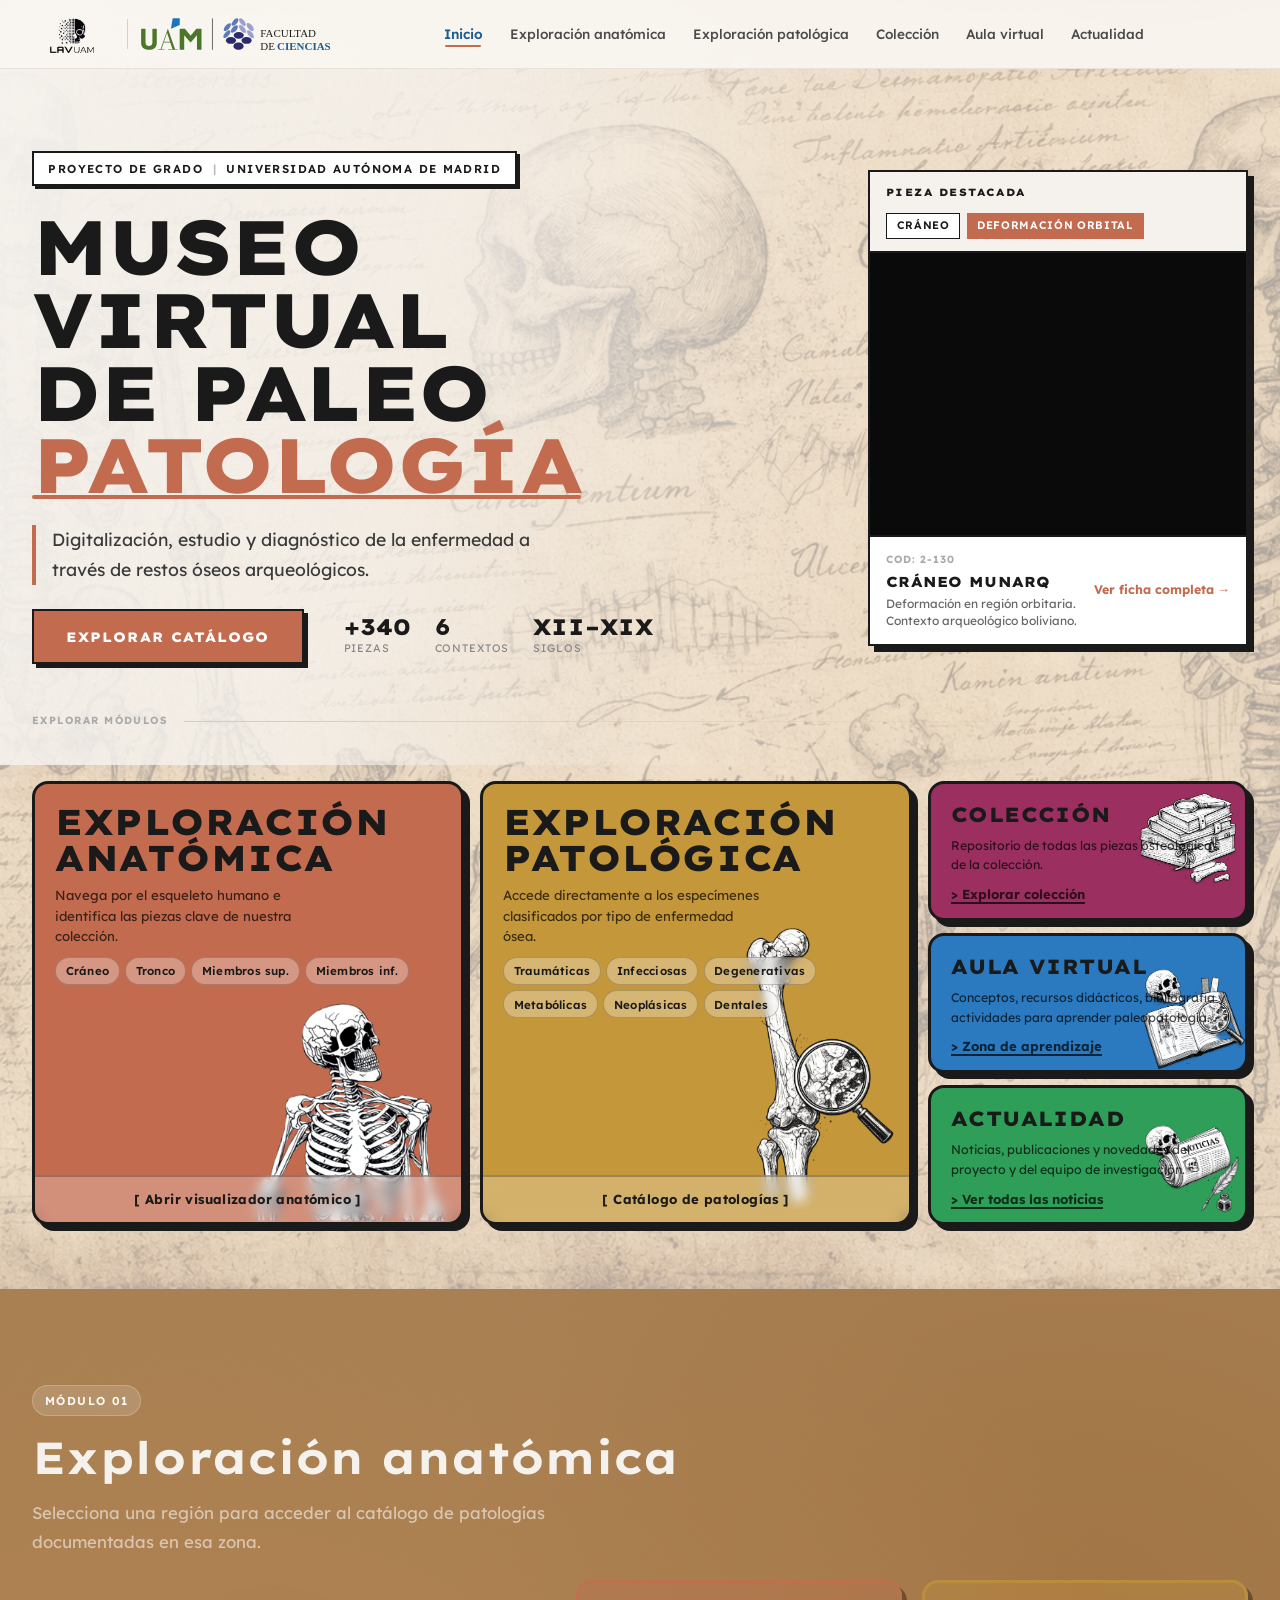
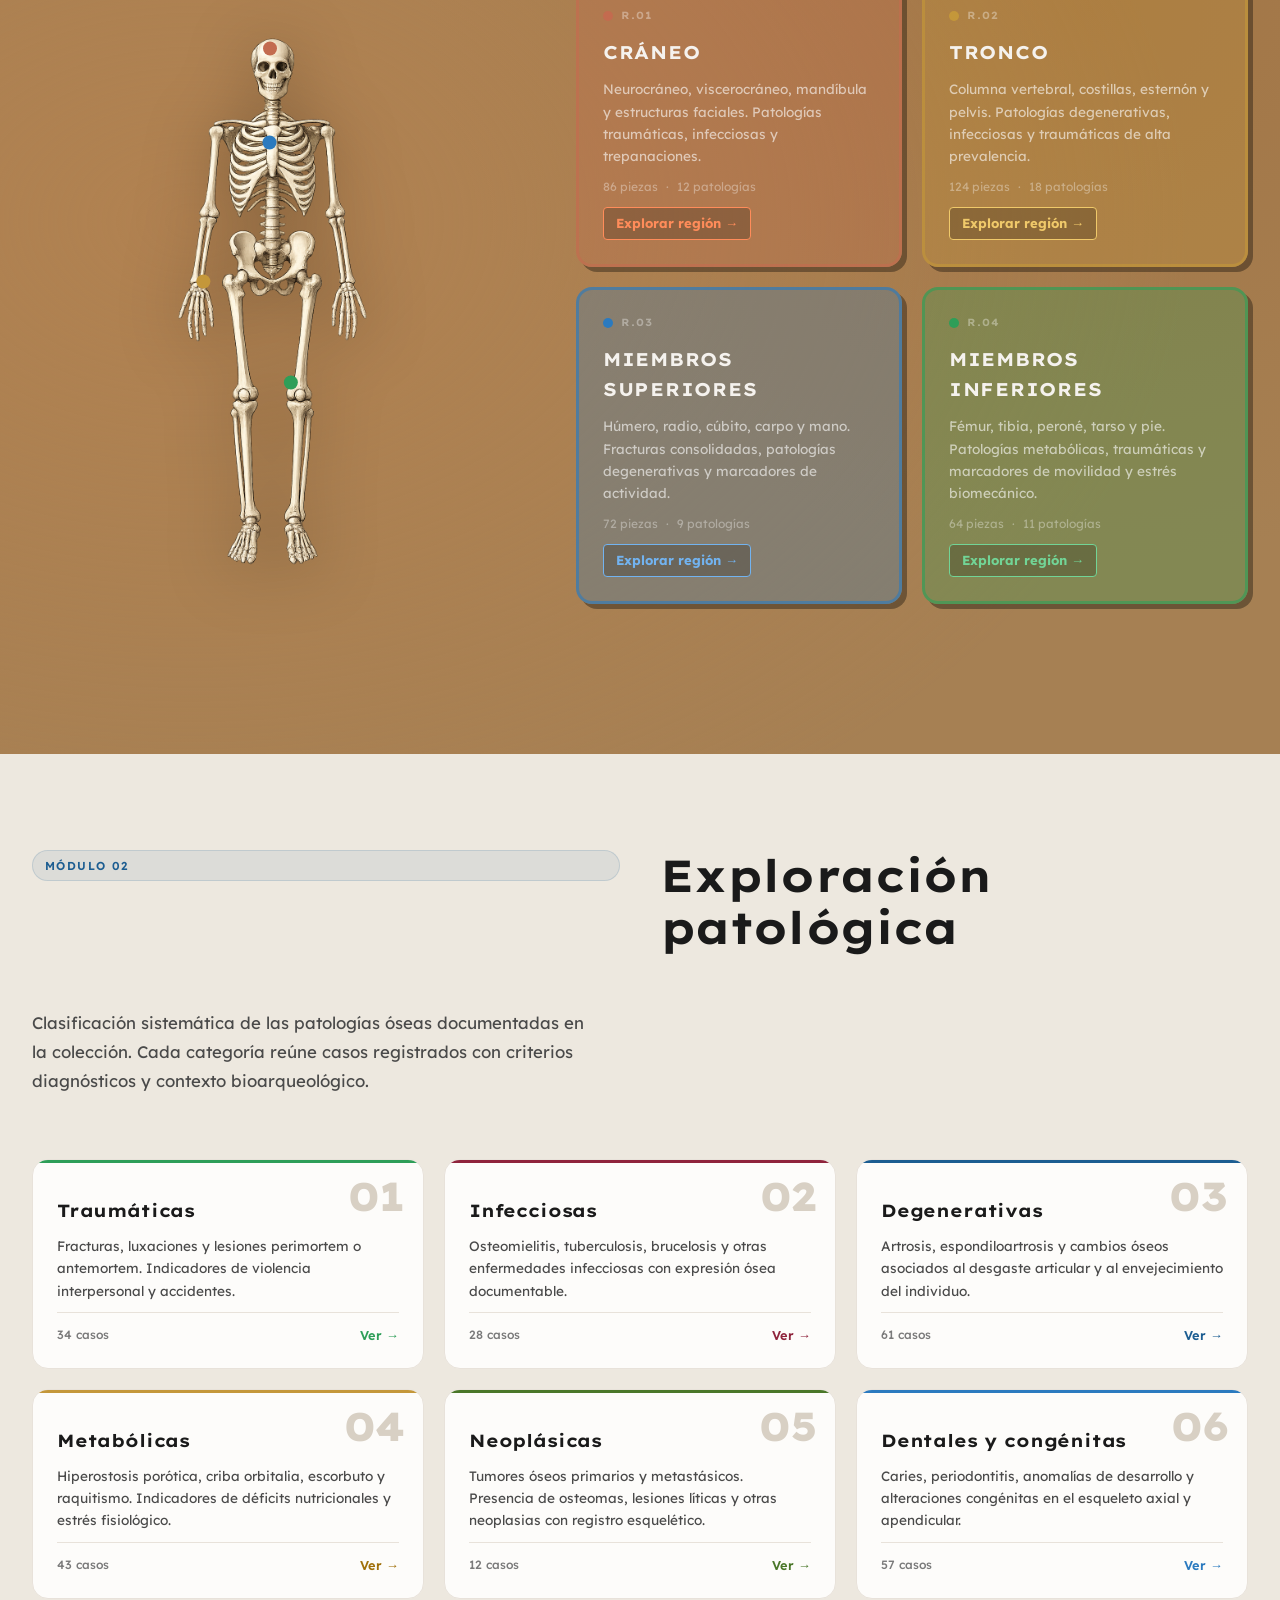
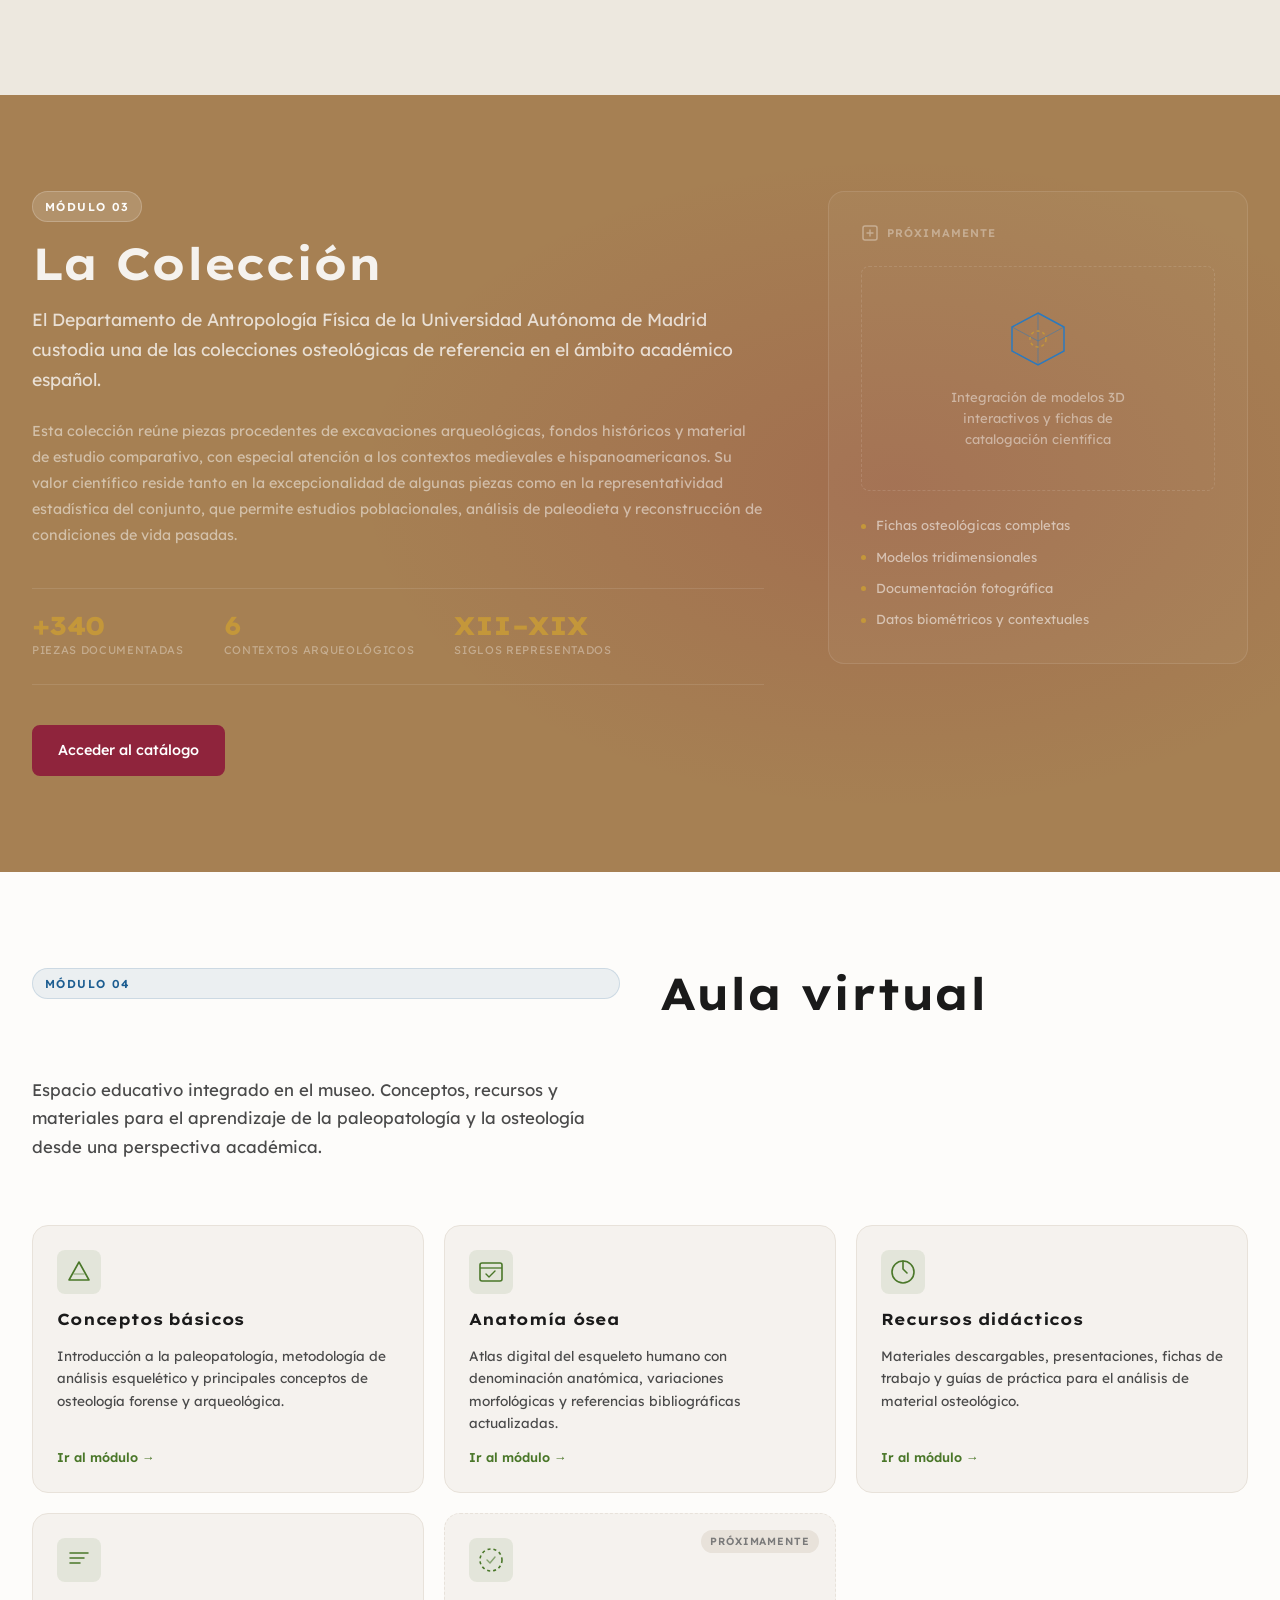
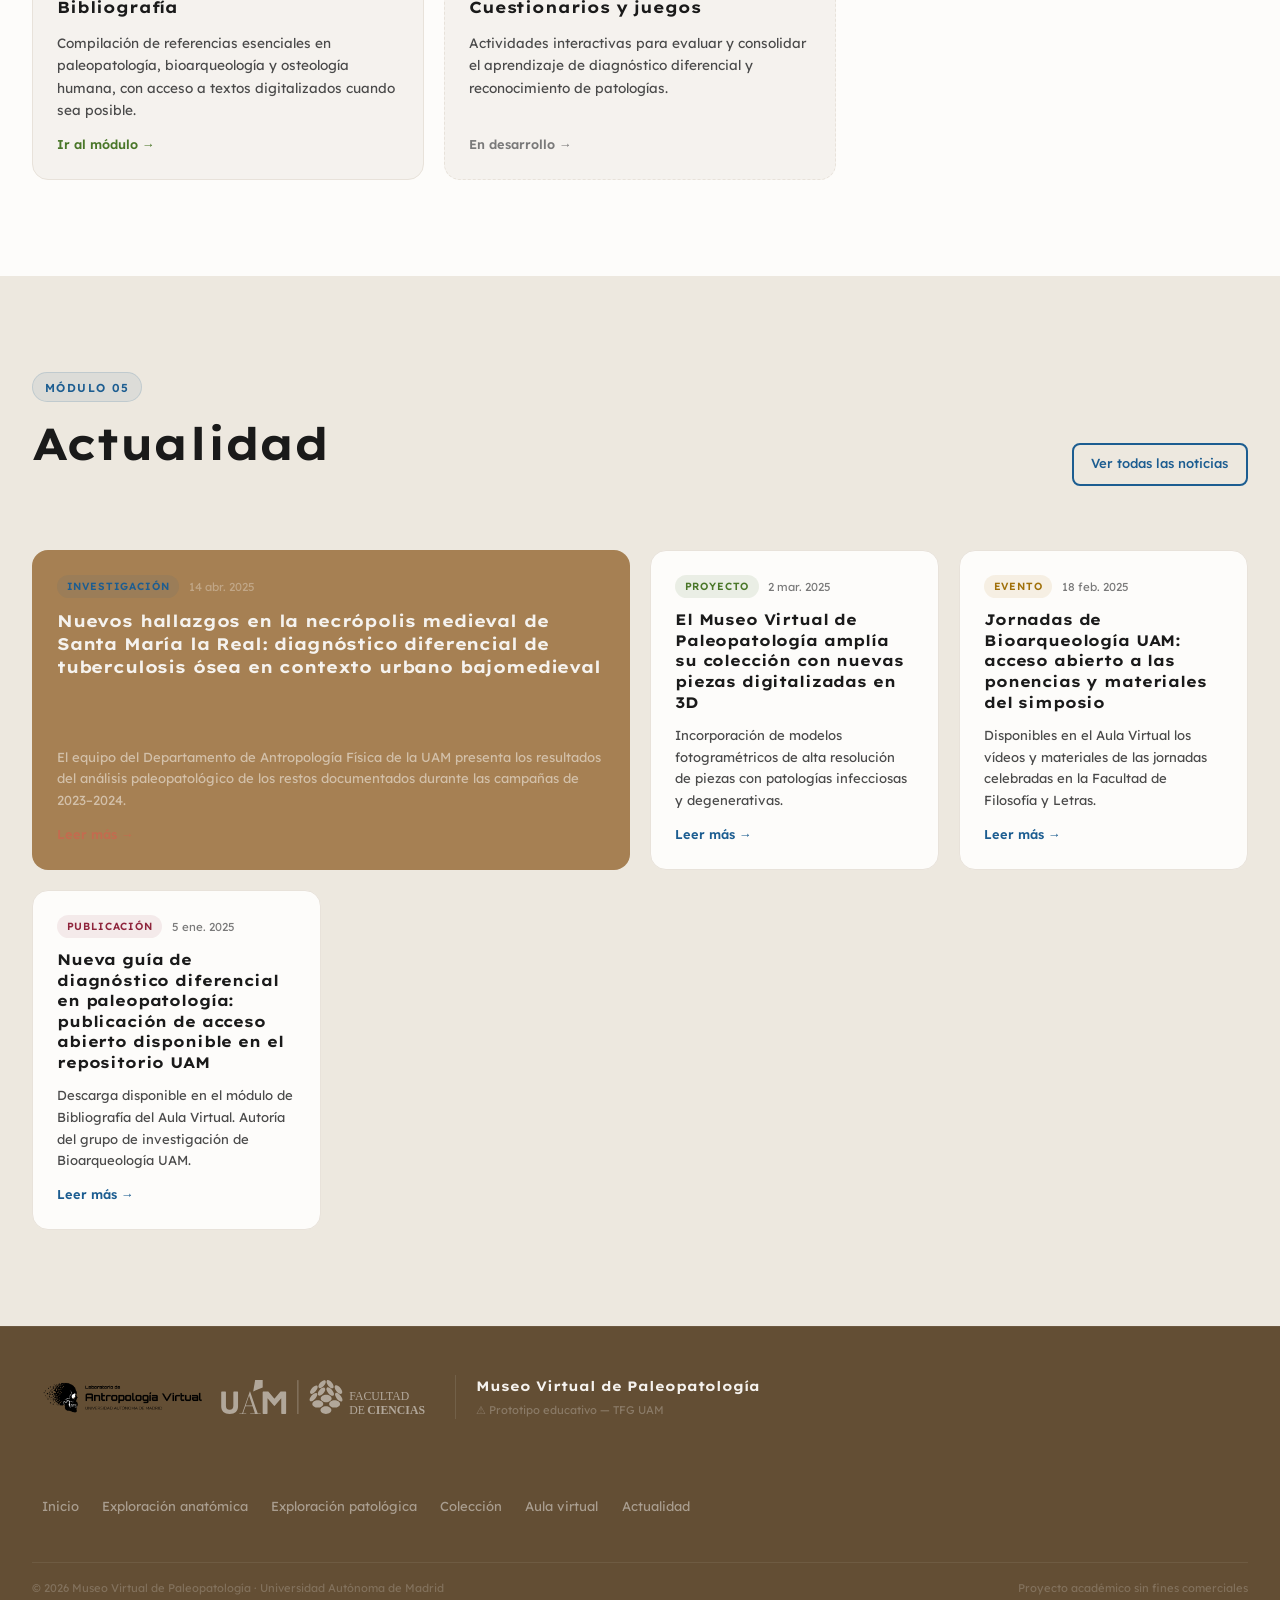
<file: index.html>
<!DOCTYPE html>
<html lang="es">
<head>
  <meta charset="UTF-8" />
  <meta name="viewport" content="width=device-width, initial-scale=1.0" />
  <title>Museo Virtual de Paleopatología — UAM</title>
  <link rel="icon" type="image/png" href="assets/img/favicon_uamciencias.png" />
  <link rel="preconnect" href="https://fonts.googleapis.com" />
  <link rel="preconnect" href="https://fonts.gstatic.com" crossorigin />
  <link href="https://fonts.googleapis.com/css2?family=Lexend:wght@300;400;500;600&family=Lexend+Exa:wght@400;500;600;700;800&display=swap" rel="stylesheet" />
  <link rel="stylesheet" href="styles.css" />
</head>
<body>

  <!-- Barra de progreso de lectura -->
  <div class="reading-progress" id="reading-progress"></div>

  <!-- ============================================================
       HEADER
  ============================================================ -->
  <header class="site-header" id="site-header">
    <div class="header-inner">

      <div class="header-brand">
        <div class="lav-logo-wrap">
          <img src="assets/img/logo_lav_uam.png" alt="Laboratorio de Antropología Visual UAM" class="lav-logo-img" />
        </div>
        <div class="brand-divider"></div>
        <div class="uam-logo-wrap">
          <img src="assets/img/logo_uam.svg" alt="Universidad Autónoma de Madrid — Facultad de Ciencias" class="uam-logo-img" />
        </div>
      </div>

      <nav class="main-nav" id="main-nav">
        <ul class="nav-list">
          <li><a href="#inicio" class="nav-link active">Inicio</a></li>
          <li><a href="#anatomica" class="nav-link">Exploración anatómica</a></li>
          <li><a href="#patologica" class="nav-link">Exploración patológica</a></li>
          <li><a href="#coleccion" class="nav-link">Colección</a></li>
          <li><a href="#aula" class="nav-link">Aula virtual</a></li>
          <li><a href="#actualidad" class="nav-link">Actualidad</a></li>
        </ul>
      </nav>

      <button class="nav-toggle" id="nav-toggle" aria-label="Abrir menú">
        <span></span><span></span><span></span>
      </button>

    </div>
  </header>

  <main>

    <!-- ============================================================
         HERO PRINCIPAL
    ============================================================ -->
    <div class="hero-wrapper">
      <section class="hero-principal" id="hero">
        <div class="hero-overlay"></div>
        <div class="hero-bg">
          <img src="assets/img/fondo_hero.png" alt="" class="hero-bg-img" aria-hidden="true" />
        </div>

        <div class="hero-inner">

          <div class="hero-left">
            <div class="hero-tag">
              <span>Proyecto de Grado</span>
              <span class="hero-tag-divider">|</span>
              <span>Universidad Autónoma de Madrid</span>
            </div>
            <h1 class="hero-h1">MUSEO VIRTUAL<br>DE PALEO<span class="hero-h1-accent">PATOLOGÍA</span></h1>
            <p class="hero-sub">Digitalización, estudio y diagnóstico de la enfermedad a través de restos óseos arqueológicos.</p>
            <div class="hero-actions">
              <a href="#inicio" class="hero-btn">EXPLORAR CATÁLOGO</a>
              <div class="hero-stats">
                <div class="hero-stat">
                  <span class="hero-stat-num">+340</span>
                  <span class="hero-stat-label">Piezas</span>
                </div>
                <div class="hero-stat">
                  <span class="hero-stat-num">6</span>
                  <span class="hero-stat-label">Contextos</span>
                </div>
                <div class="hero-stat">
                  <span class="hero-stat-num">XII–XIX</span>
                  <span class="hero-stat-label">Siglos</span>
                </div>
              </div>
            </div>
          </div>

          <div class="hero-right">
            <div class="hero-pieza">
              <div class="hero-pieza-header">
                <span class="hero-pieza-label">PIEZA DESTACADA</span>
                <div class="hero-pieza-tags">
                  <span class="hero-pieza-tag">Cráneo</span>
                  <span class="hero-pieza-tag hero-pieza-tag--pato">Deformación orbital</span>
                </div>
              </div>
              <div class="hero-pieza-visor">
                <iframe
                  title="CRÁNEO MUNARQ COD: 2-130"
                  frameborder="0"
                  allowfullscreen
                  mozallowfullscreen="true"
                  webkitallowfullscreen="true"
                  allow="autoplay; fullscreen; xr-spatial-tracking"
                  xr-spatial-tracking
                  execution-while-out-of-viewport
                  execution-while-not-rendered
                  web-share
                  src="https://sketchfab.com/models/c703db8b02674039a9353a5e76982705/embed?autospin=1&autostart=1&transparent=1">
                </iframe>
              </div>
              <div class="hero-pieza-footer">
                <div class="hero-pieza-info">
                  <span class="hero-pieza-cod">COD: 2-130</span>
                  <span class="hero-pieza-nombre">Cráneo MUNARQ</span>
                  <span class="hero-pieza-desc">Deformación en región orbitaria. Contexto arqueológico boliviano.</span>
                </div>
                <a href="#coleccion" class="hero-pieza-link">Ver ficha completa →</a>
              </div>
            </div>
          </div>

        </div>

        <div class="hero-scroll-hint">
          <span>EXPLORAR MÓDULOS</span>
          <div class="hero-scroll-line"></div>
        </div>
      </section>

      <!-- ============================================================
          MÓDULOS DE INICIO
      ============================================================ -->
      <section class="hero-modulos" id="inicio">
        <div class="hero-modulos-inner">

          <!-- Columna 1: Exploración anatómica -->
          <article class="hmod-card hmod-card--anatomica">
            <div class="hmod-body">
              <h2 class="hmod-title">Exploración<br>anatómica</h2>
              <p class="hmod-sub">Navega por el esqueleto humano e identifica las piezas clave de nuestra colección.</p>
              <div class="hmod-tags">
                <a href="region.html?region=craneo" class="hmod-tag">Cráneo</a>
                <a href="region.html?region=tronco" class="hmod-tag">Tronco</a>
                <a href="region.html?region=superiores" class="hmod-tag">Miembros sup.</a>
                <a href="region.html?region=inferiores" class="hmod-tag">Miembros inf.</a>
              </div>
            </div>
            <a href="#anatomica" class="hmod-btn">[ Abrir visualizador anatómico ]</a>
          </article>

          <!-- Columna 2: Exploración patológica -->
          <article class="hmod-card hmod-card--patologica">
            <div class="hmod-body">
              <h2 class="hmod-title">Exploración<br>patológica</h2>
              <p class="hmod-sub">Accede directamente a los especímenes clasificados por tipo de enfermedad ósea.</p>
              <div class="hmod-tags">
                <a href="#patologica" class="hmod-tag">Traumáticas</a>
                <a href="#patologica" class="hmod-tag">Infecciosas</a>
                <a href="#patologica" class="hmod-tag">Degenerativas</a>
                <a href="#patologica" class="hmod-tag">Metabólicas</a>
                <a href="#patologica" class="hmod-tag">Neoplásicas</a>
                <a href="#patologica" class="hmod-tag">Dentales</a>
              </div>
            </div>
            <a href="#patologica" class="hmod-btn">[ Catálogo de patologías ]</a>
          </article>

          <!-- Columna 3: Colección, Aula virtual y Actualidad -->
          <div class="hmod-col-small">

            <article class="hmod-card hmod-card--coleccion">
              <div class="hmod-body">
                <h2 class="hmod-title-sm">Colección</h2>
                <p class="hmod-sub-sm">Repositorio de todas las piezas osteológicas de la colección.</p>
                <a href="coleccion.html" class="hmod-link-sm">&gt; Explorar colección</a>
              </div>
            </article>

            <article class="hmod-card hmod-card--aula">
              <div class="hmod-body">
                <h2 class="hmod-title-sm">Aula virtual</h2>
                <p class="hmod-sub-sm">Conceptos, recursos didácticos, bibliografía y actividades para aprender paleopatología.</p>
                <a href="#aula" class="hmod-link-sm">&gt; Zona de aprendizaje</a>
              </div>
            </article>

            <article class="hmod-card hmod-card--actualidad">
              <div class="hmod-body">
                <h2 class="hmod-title-sm">Actualidad</h2>
                <p class="hmod-sub-sm">Noticias, publicaciones y novedades del proyecto y del equipo de investigación.</p>
                <a href="#actualidad" class="hmod-link-sm">&gt; Ver todas las noticias</a>
              </div>
            </article>

          </div>

        </div>
      </section>
    </div>
    <!-- ============================================================
         EXPLORACIÓN ANATÓMICA
    ============================================================ -->
    <section class="anatomica-section" id="anatomica">
      <div class="anatomica-inner">

        <div class="anatomica-header">
          <span class="section-tag section-tag--light">Módulo 01</span>
          <h2 class="section-title">Exploración anatómica</h2>
          <p class="section-desc">Selecciona una región para acceder al catálogo de patologías documentadas en esa zona.</p>
        </div>

        <div class="anatomica-layout">

          <div class="anatomica-figure">
            <div class="anatomica-skeleton-wrap">
              <div class="skeleton-hotspot-container">
                <img src="assets/img/esqueleto_hotspots.png" alt="Esqueleto humano con regiones anatómicas" class="skeleton-real-img" />

                <a href="region.html?region=craneo" class="sk-hotspot" style="top: 7%; left: 59%;" data-region="cranio" aria-label="Cráneo">
                  <span class="sk-hotspot-dot sk-hotspot-dot--yellow"></span>
                  <span class="sk-hotspot-label sk-hotspot-label--right">Cráneo</span>
                </a>

                <a href="region.html?region=tronco" class="sk-hotspot" style="top: 22%; left: 59%;" data-region="tronco" aria-label="Tronco">
                  <span class="sk-hotspot-dot sk-hotspot-dot--green"></span>
                  <span class="sk-hotspot-label sk-hotspot-label--right">Tronco</span>
                </a>

                <a href="region.html?region=superiores" class="sk-hotspot" style="top: 44%; left: 18%;" data-region="sup" aria-label="Miembros superiores">
                  <span class="sk-hotspot-dot sk-hotspot-dot--mostaza"></span>
                  <span class="sk-hotspot-label sk-hotspot-label--left">Miembros sup.</span>
                </a>

                <a href="region.html?region=inferiores" class="sk-hotspot" style="top: 60%; left: 70%;" data-region="inf" aria-label="Miembros inferiores">
                  <span class="sk-hotspot-dot sk-hotspot-dot--coral"></span>
                  <span class="sk-hotspot-label sk-hotspot-label--right">Miembros inf.</span>
                </a>

              </div>
            </div>
          </div>

          <div class="anatomica-cards">

            <article class="region-card" data-region="cranio">
              <div class="region-card-header">
                <div class="region-dot region-dot--yellow"></div>
                <span class="region-code">R.01</span>
              </div>
              <h3 class="region-title">Cráneo</h3>
              <p class="region-desc">Neurocráneo, viscerocráneo, mandíbula y estructuras faciales. Patologías traumáticas, infecciosas y trepanaciones.</p>
              <div class="region-stats">
                <span>86 piezas</span>
                <span>·</span>
                <span>12 patologías</span>
              </div>
              <a href="region.html?region=craneo" class="region-link">Explorar región →</a>
            </article>

            <article class="region-card" data-region="tronco">
              <div class="region-card-header">
                <div class="region-dot region-dot--green"></div>
                <span class="region-code">R.02</span>
              </div>
              <h3 class="region-title">Tronco</h3>
              <p class="region-desc">Columna vertebral, costillas, esternón y pelvis. Patologías degenerativas, infecciosas y traumáticas de alta prevalencia.</p>
              <div class="region-stats">
                <span>124 piezas</span>
                <span>·</span>
                <span>18 patologías</span>
              </div>
              <a href="region.html?region=tronco" class="region-link">Explorar región →</a>
            </article>

            <article class="region-card" data-region="sup">
              <div class="region-card-header">
                <div class="region-dot region-dot--mostaza"></div>
                <span class="region-code">R.03</span>
              </div>
              <h3 class="region-title">Miembros superiores</h3>
              <p class="region-desc">Húmero, radio, cúbito, carpo y mano. Fracturas consolidadas, patologías degenerativas y marcadores de actividad.</p>
              <div class="region-stats">
                <span>72 piezas</span>
                <span>·</span>
                <span>9 patologías</span>
              </div>
              <a href="region.html?region=superiores" class="region-link">Explorar región →</a>
            </article>

            <article class="region-card" data-region="inf">
              <div class="region-card-header">
                <div class="region-dot region-dot--coral"></div>
                <span class="region-code">R.04</span>
              </div>
              <h3 class="region-title">Miembros inferiores</h3>
              <p class="region-desc">Fémur, tibia, peroné, tarso y pie. Patologías metabólicas, traumáticas y marcadores de movilidad y estrés biomecánico.</p>
              <div class="region-stats">
                <span>64 piezas</span>
                <span>·</span>
                <span>11 patologías</span>
              </div>
              <a href="region.html?region=inferiores" class="region-link">Explorar región →</a>
            </article>

          </div>
        </div>
      </div>
    </section>

    <!-- ============================================================
         EXPLORACIÓN PATOLÓGICA
    ============================================================ -->
    <section class="patologica-section" id="patologica">
      <div class="patologica-inner">

        <div class="patologica-header">
          <span class="section-tag">Módulo 02</span>
          <h2 class="section-title">Exploración patológica</h2>
          <p class="section-desc">Clasificación sistemática de las patologías óseas documentadas en la colección. Cada categoría reúne casos registrados con criterios diagnósticos y contexto bioarqueológico.</p>
        </div>

        <div class="patologias-grid">

          <article class="pato-card pato-card--traumatica">
            <div class="pato-num">01</div>
            <div class="pato-accent"></div>
            <h3 class="pato-title">Traumáticas</h3>
            <p class="pato-desc">Fracturas, luxaciones y lesiones perimortem o antemortem. Indicadores de violencia interpersonal y accidentes.</p>
            <div class="pato-footer">
              <span class="pato-count">34 casos</span>
              <a href="#" class="pato-link">Ver →</a>
            </div>
          </article>

          <article class="pato-card pato-card--infecciosa">
            <div class="pato-num">02</div>
            <div class="pato-accent"></div>
            <h3 class="pato-title">Infecciosas</h3>
            <p class="pato-desc">Osteomielitis, tuberculosis, brucelosis y otras enfermedades infecciosas con expresión ósea documentable.</p>
            <div class="pato-footer">
              <span class="pato-count">28 casos</span>
              <a href="#" class="pato-link">Ver →</a>
            </div>
          </article>

          <article class="pato-card pato-card--degenerativa">
            <div class="pato-num">03</div>
            <div class="pato-accent"></div>
            <h3 class="pato-title">Degenerativas</h3>
            <p class="pato-desc">Artrosis, espondiloartrosis y cambios óseos asociados al desgaste articular y al envejecimiento del individuo.</p>
            <div class="pato-footer">
              <span class="pato-count">61 casos</span>
              <a href="#" class="pato-link">Ver →</a>
            </div>
          </article>

          <article class="pato-card pato-card--metabolica">
            <div class="pato-num">04</div>
            <div class="pato-accent"></div>
            <h3 class="pato-title">Metabólicas</h3>
            <p class="pato-desc">Hiperostosis porótica, criba orbitalia, escorbuto y raquitismo. Indicadores de déficits nutricionales y estrés fisiológico.</p>
            <div class="pato-footer">
              <span class="pato-count">43 casos</span>
              <a href="#" class="pato-link">Ver →</a>
            </div>
          </article>

          <article class="pato-card pato-card--neoplasica">
            <div class="pato-num">05</div>
            <div class="pato-accent"></div>
            <h3 class="pato-title">Neoplásicas</h3>
            <p class="pato-desc">Tumores óseos primarios y metastásicos. Presencia de osteomas, lesiones líticas y otras neoplasias con registro esquelético.</p>
            <div class="pato-footer">
              <span class="pato-count">12 casos</span>
              <a href="#" class="pato-link">Ver →</a>
            </div>
          </article>

          <article class="pato-card pato-card--dental">
            <div class="pato-num">06</div>
            <div class="pato-accent"></div>
            <h3 class="pato-title">Dentales y congénitas</h3>
            <p class="pato-desc">Caries, periodontitis, anomalías de desarrollo y alteraciones congénitas en el esqueleto axial y apendicular.</p>
            <div class="pato-footer">
              <span class="pato-count">57 casos</span>
              <a href="#" class="pato-link">Ver →</a>
            </div>
          </article>

        </div>
      </div>
    </section>

    <!-- ============================================================
         COLECCIÓN
    ============================================================ -->
    <section class="coleccion-section" id="coleccion">
      <div class="coleccion-inner">
        <div class="coleccion-editorial">

          <div class="coleccion-text">
            <span class="section-tag section-tag--light">Módulo 03</span>
            <h2 class="section-title">La Colección</h2>
            <p class="coleccion-lead">
              El Departamento de Antropología Física de la Universidad Autónoma de Madrid custodia una de las colecciones osteológicas de referencia en el ámbito académico español.
            </p>
            <p class="coleccion-body">
              Esta colección reúne piezas procedentes de excavaciones arqueológicas, fondos históricos y material de estudio comparativo, con especial atención a los contextos medievales e hispanoamericanos. Su valor científico reside tanto en la excepcionalidad de algunas piezas como en la representatividad estadística del conjunto, que permite estudios poblacionales, análisis de paleodieta y reconstrucción de condiciones de vida pasadas.
            </p>
            <div class="coleccion-cifras">
              <div class="cifra">
                <span class="cifra-num">+340</span>
                <span class="cifra-label">Piezas documentadas</span>
              </div>
              <div class="cifra">
                <span class="cifra-num">6</span>
                <span class="cifra-label">Contextos arqueológicos</span>
              </div>
              <div class="cifra">
                <span class="cifra-num">XII–XIX</span>
                <span class="cifra-label">Siglos representados</span>
              </div>
            </div>
            <a href="#" class="btn btn--primary">Acceder al catálogo</a>
          </div>

          <div class="coleccion-panel">
            <div class="coleccion-panel-inner">
              <div class="panel-label">
                <svg width="18" height="18" viewBox="0 0 18 18" fill="none">
                  <rect x="2" y="2" width="14" height="14" rx="2" stroke="currentColor" stroke-width="1.5"/>
                  <path d="M6 9h6M9 6v6" stroke="currentColor" stroke-width="1.4" stroke-linecap="round"/>
                </svg>
                Próximamente
              </div>
              <div class="panel-3d">
                <div class="panel-3d-icon">
                  <svg width="64" height="64" viewBox="0 0 64 64" fill="none">
                    <path d="M32 6L58 20v24L32 58 6 44V20L32 6z" stroke="var(--color-blue-medium)" stroke-width="1.5" fill="none"/>
                    <path d="M32 6v52M6 20l26 14 26-14" stroke="var(--color-blue-medium)" stroke-width="1" opacity="0.5"/>
                    <circle cx="32" cy="32" r="8" fill="none" stroke="var(--color-mostaza)" stroke-width="1.5" stroke-dasharray="3 3"/>
                  </svg>
                </div>
                <p class="panel-3d-text">Integración de modelos 3D interactivos y fichas de catalogación científica</p>
              </div>
              <div class="panel-features">
                <div class="panel-feat"><span class="feat-dot"></span>Fichas osteológicas completas</div>
                <div class="panel-feat"><span class="feat-dot"></span>Modelos tridimensionales</div>
                <div class="panel-feat"><span class="feat-dot"></span>Documentación fotográfica</div>
                <div class="panel-feat"><span class="feat-dot"></span>Datos biométricos y contextuales</div>
              </div>
            </div>
          </div>

        </div>
      </div>
    </section>

    <!-- ============================================================
         AULA VIRTUAL
    ============================================================ -->
    <section class="aula-section" id="aula">
      <div class="aula-inner">

        <div class="aula-header">
          <span class="section-tag">Módulo 04</span>
          <h2 class="section-title">Aula virtual</h2>
          <p class="section-desc">Espacio educativo integrado en el museo. Conceptos, recursos y materiales para el aprendizaje de la paleopatología y la osteología desde una perspectiva académica.</p>
        </div>

        <div class="aula-grid">

          <article class="aula-card">
            <div class="aula-card-icon">
              <svg width="28" height="28" viewBox="0 0 28 28" fill="none"><path d="M4 22L14 4l10 18H4z" stroke="currentColor" stroke-width="1.6" stroke-linejoin="round"/><line x1="9" y1="16" x2="19" y2="16" stroke="currentColor" stroke-width="1.2" stroke-linecap="round" opacity="0.6"/></svg>
            </div>
            <h3 class="aula-card-title">Conceptos básicos</h3>
            <p class="aula-card-desc">Introducción a la paleopatología, metodología de análisis esquelético y principales conceptos de osteología forense y arqueológica.</p>
            <a href="#" class="aula-card-link">Ir al módulo →</a>
          </article>

          <article class="aula-card">
            <div class="aula-card-icon">
              <svg width="28" height="28" viewBox="0 0 28 28" fill="none"><rect x="3" y="5" width="22" height="18" rx="2" stroke="currentColor" stroke-width="1.6"/><line x1="3" y1="10" x2="25" y2="10" stroke="currentColor" stroke-width="1.3"/><path d="M9 16l3 3 6-6" stroke="currentColor" stroke-width="1.4" stroke-linecap="round" stroke-linejoin="round"/></svg>
            </div>
            <h3 class="aula-card-title">Anatomía ósea</h3>
            <p class="aula-card-desc">Atlas digital del esqueleto humano con denominación anatómica, variaciones morfológicas y referencias bibliográficas actualizadas.</p>
            <a href="#" class="aula-card-link">Ir al módulo →</a>
          </article>

          <article class="aula-card">
            <div class="aula-card-icon">
              <svg width="28" height="28" viewBox="0 0 28 28" fill="none"><path d="M14 3v8l4 4" stroke="currentColor" stroke-width="1.6" stroke-linecap="round" stroke-linejoin="round"/><circle cx="14" cy="14" r="11" stroke="currentColor" stroke-width="1.6"/></svg>
            </div>
            <h3 class="aula-card-title">Recursos didácticos</h3>
            <p class="aula-card-desc">Materiales descargables, presentaciones, fichas de trabajo y guías de práctica para el análisis de material osteológico.</p>
            <a href="#" class="aula-card-link">Ir al módulo →</a>
          </article>

          <article class="aula-card">
            <div class="aula-card-icon">
              <svg width="28" height="28" viewBox="0 0 28 28" fill="none"><path d="M5 7h18M5 12h14M5 17h10" stroke="currentColor" stroke-width="1.5" stroke-linecap="round"/></svg>
            </div>
            <h3 class="aula-card-title">Bibliografía</h3>
            <p class="aula-card-desc">Compilación de referencias esenciales en paleopatología, bioarqueología y osteología humana, con acceso a textos digitalizados cuando sea posible.</p>
            <a href="#" class="aula-card-link">Ir al módulo →</a>
          </article>

          <article class="aula-card aula-card--future">
            <div class="aula-card-icon">
              <svg width="28" height="28" viewBox="0 0 28 28" fill="none"><circle cx="14" cy="14" r="11" stroke="currentColor" stroke-width="1.6" stroke-dasharray="3 3"/><path d="M10 14l3 3 5-6" stroke="currentColor" stroke-width="1.4" stroke-linecap="round" stroke-linejoin="round" opacity="0.6"/></svg>
            </div>
            <div class="aula-future-badge">Próximamente</div>
            <h3 class="aula-card-title">Cuestionarios y juegos</h3>
            <p class="aula-card-desc">Actividades interactivas para evaluar y consolidar el aprendizaje de diagnóstico diferencial y reconocimiento de patologías.</p>
            <a href="#" class="aula-card-link aula-card-link--disabled">En desarrollo →</a>
          </article>

        </div>
      </div>
    </section>

    <!-- ============================================================
         ACTUALIDAD
    ============================================================ -->
    <section class="actualidad-section" id="actualidad">
      <div class="actualidad-inner">

        <div class="actualidad-header">
          <div class="actualidad-header-left">
            <span class="section-tag">Módulo 05</span>
            <h2 class="section-title">Actualidad</h2>
          </div>
          <a href="#" class="btn btn--outline btn--sm">Ver todas las noticias</a>
        </div>

        <div class="noticias-grid">

          <article class="noticia-card noticia-card--featured">
            <div class="noticia-meta">
              <span class="noticia-cat noticia-cat--investigacion">Investigación</span>
              <time class="noticia-date">14 abr. 2025</time>
            </div>
            <h3 class="noticia-title">Nuevos hallazgos en la necrópolis medieval de Santa María la Real: diagnóstico diferencial de tuberculosis ósea en contexto urbano bajomedieval</h3>
            <p class="noticia-excerpt">El equipo del Departamento de Antropología Física de la UAM presenta los resultados del análisis paleopatológico de los restos documentados durante las campañas de 2023–2024.</p>
            <a href="#" class="noticia-link">Leer más →</a>
          </article>

          <article class="noticia-card">
            <div class="noticia-meta">
              <span class="noticia-cat noticia-cat--proyecto">Proyecto</span>
              <time class="noticia-date">2 mar. 2025</time>
            </div>
            <h3 class="noticia-title">El Museo Virtual de Paleopatología amplía su colección con nuevas piezas digitalizadas en 3D</h3>
            <p class="noticia-excerpt">Incorporación de modelos fotogramétricos de alta resolución de piezas con patologías infecciosas y degenerativas.</p>
            <a href="#" class="noticia-link">Leer más →</a>
          </article>

          <article class="noticia-card">
            <div class="noticia-meta">
              <span class="noticia-cat noticia-cat--evento">Evento</span>
              <time class="noticia-date">18 feb. 2025</time>
            </div>
            <h3 class="noticia-title">Jornadas de Bioarqueología UAM: acceso abierto a las ponencias y materiales del simposio</h3>
            <p class="noticia-excerpt">Disponibles en el Aula Virtual los vídeos y materiales de las jornadas celebradas en la Facultad de Filosofía y Letras.</p>
            <a href="#" class="noticia-link">Leer más →</a>
          </article>

          <article class="noticia-card">
            <div class="noticia-meta">
              <span class="noticia-cat noticia-cat--publicacion">Publicación</span>
              <time class="noticia-date">5 ene. 2025</time>
            </div>
            <h3 class="noticia-title">Nueva guía de diagnóstico diferencial en paleopatología: publicación de acceso abierto disponible en el repositorio UAM</h3>
            <p class="noticia-excerpt">Descarga disponible en el módulo de Bibliografía del Aula Virtual. Autoría del grupo de investigación de Bioarqueología UAM.</p>
            <a href="#" class="noticia-link">Leer más →</a>
          </article>

        </div>
      </div>
    </section>

  </main>

  <!-- ============================================================
       FOOTER
  ============================================================ -->
  <footer class="site-footer">
    <div class="footer-inner">

      <div class="footer-left">
        <div class="footer-logos-row">
          <img src="assets/img/logo_lav_uam2.png" alt="Laboratorio de Antropología Visual UAM" class="footer-lav-img" />
          <img src="assets/img/logo_uam.svg" alt="Universidad Autónoma de Madrid" class="footer-uam-img" />
        </div>
        <div class="footer-logo-text">
          <span class="footer-project">Museo Virtual de Paleopatología</span>
          <span class="footer-proto">⚠ Prototipo educativo — TFG UAM</span>
        </div>
      </div>

      <nav class="footer-nav">
        <a href="#inicio" class="footer-nav-link">Inicio</a>
        <a href="#anatomica" class="footer-nav-link">Exploración anatómica</a>
        <a href="#patologica" class="footer-nav-link">Exploración patológica</a>
        <a href="#coleccion" class="footer-nav-link">Colección</a>
        <a href="#aula" class="footer-nav-link">Aula virtual</a>
        <a href="#actualidad" class="footer-nav-link">Actualidad</a>
      </nav>

    </div>
    <div class="footer-bottom">
      <span>© 2026 Museo Virtual de Paleopatología · Universidad Autónoma de Madrid</span>
      <span>Proyecto académico sin fines comerciales</span>
    </div>
  </footer>

  <script src="script.js"></script>

</body>
</html>
</file>
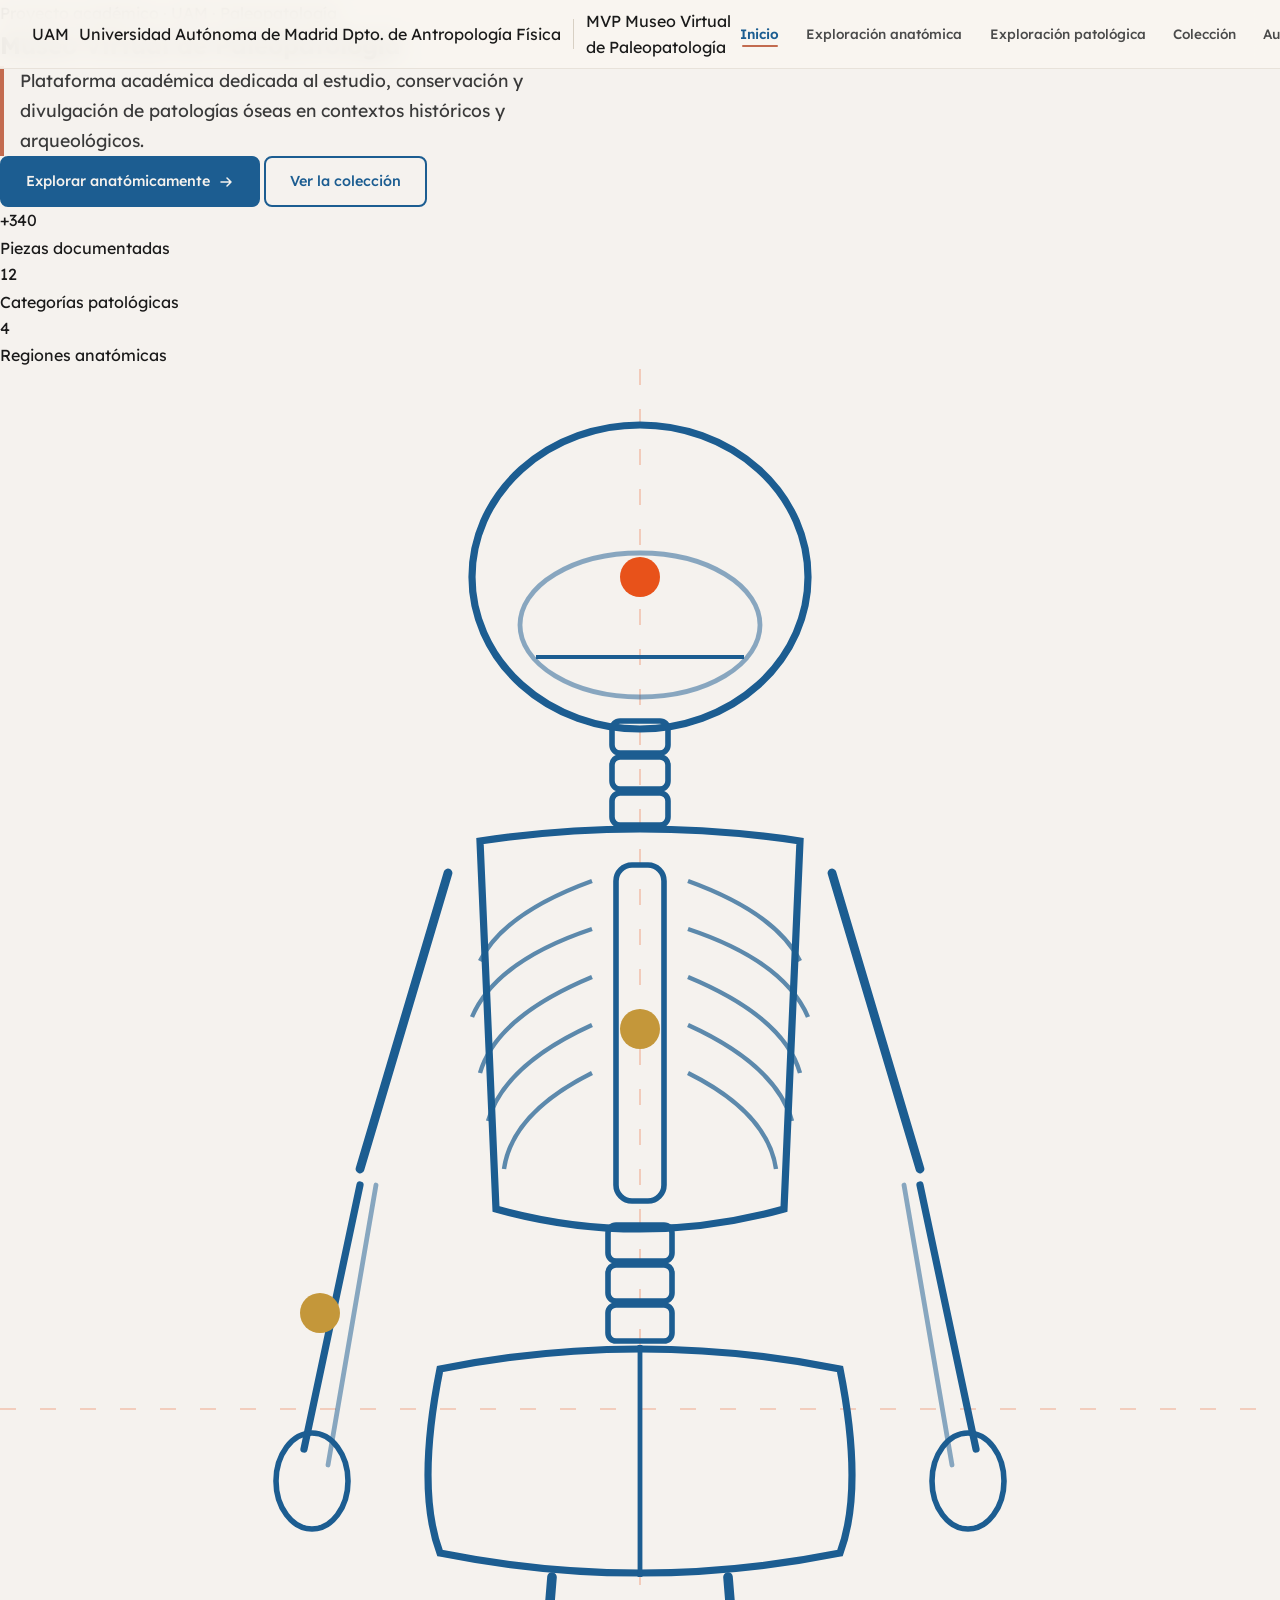
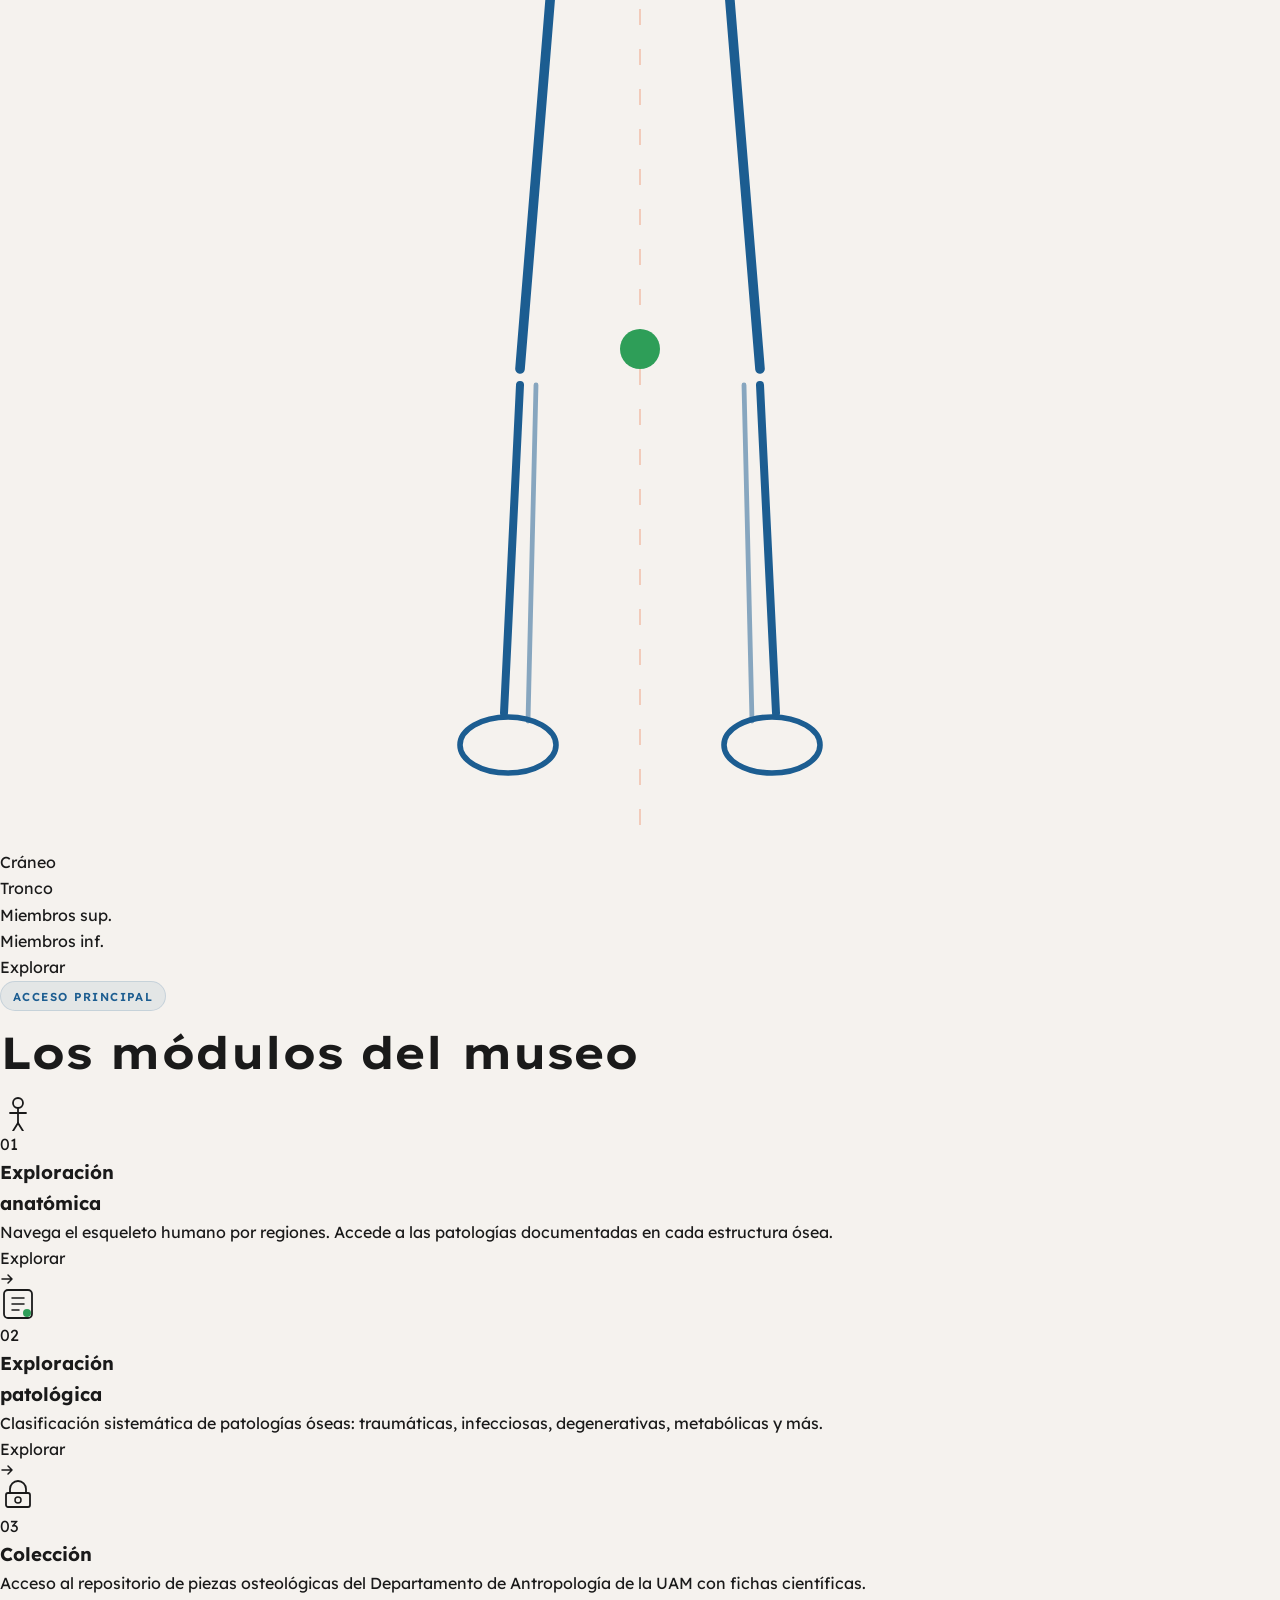
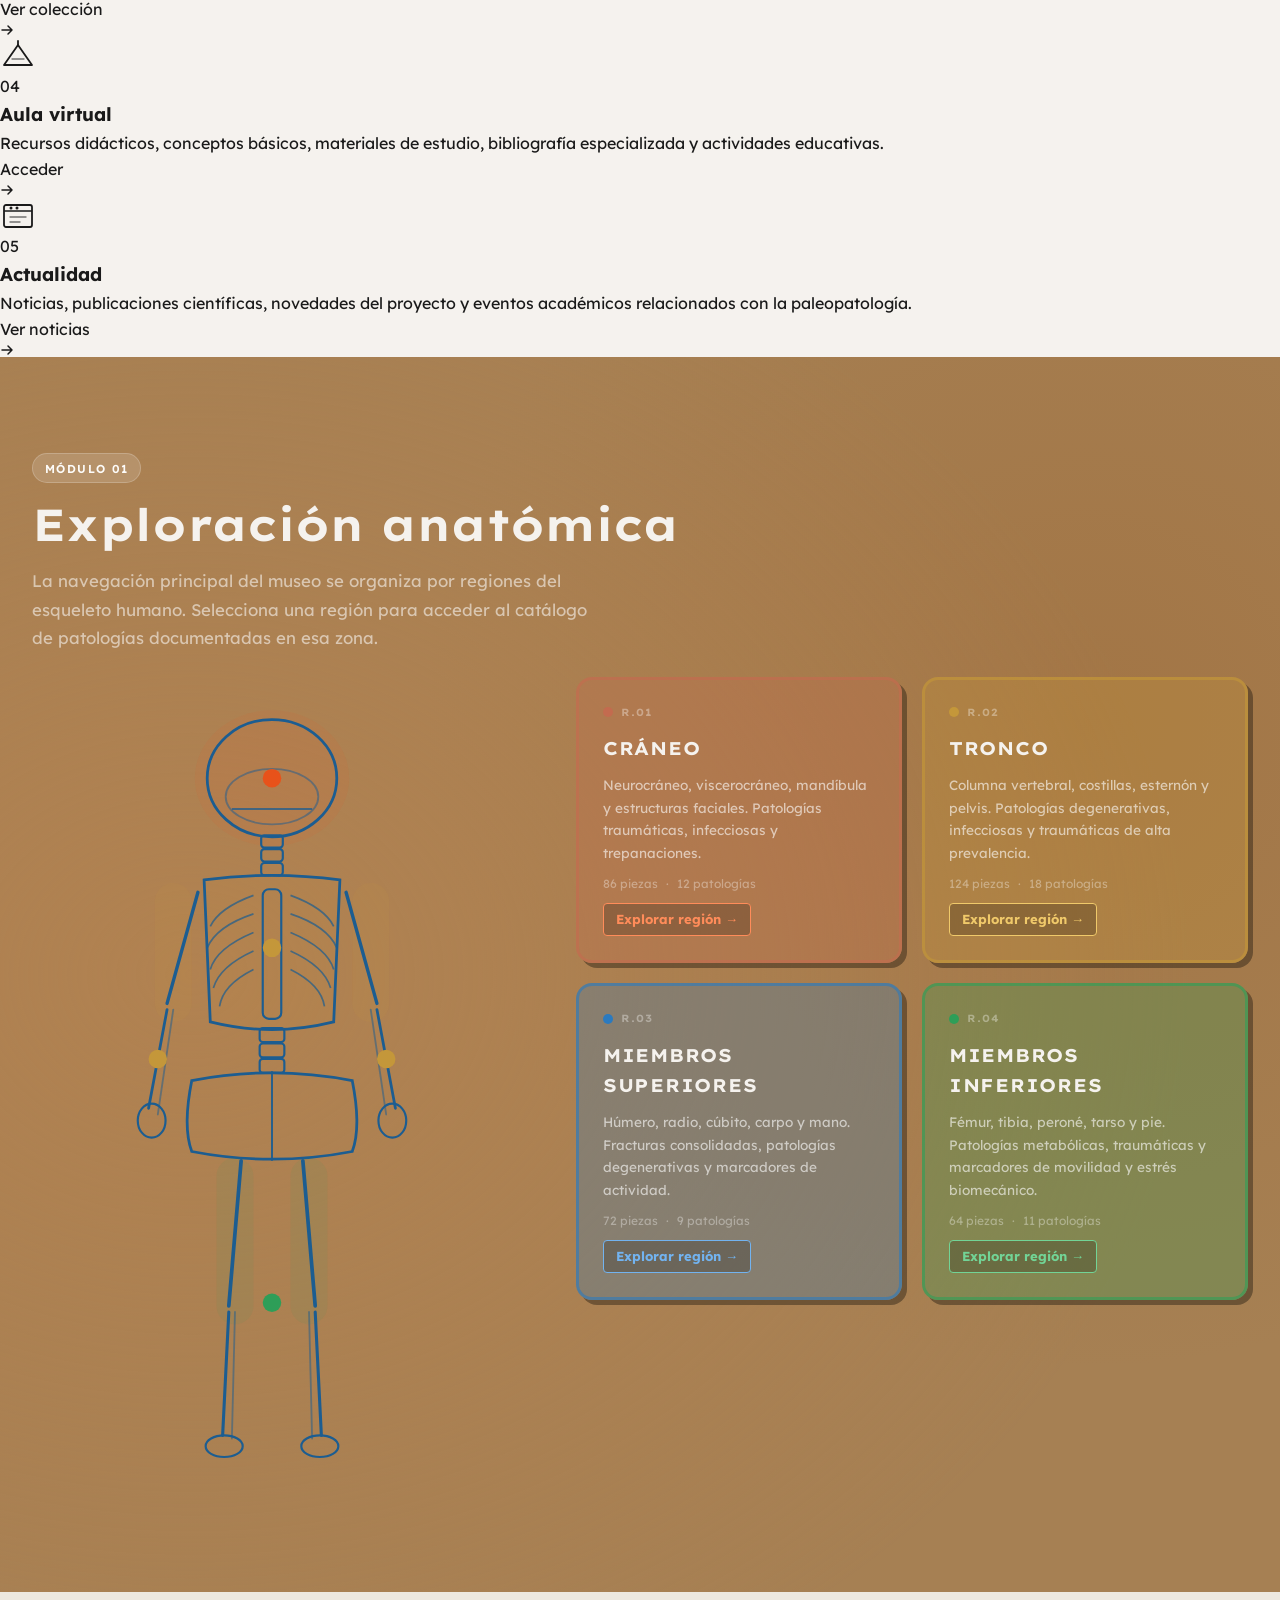
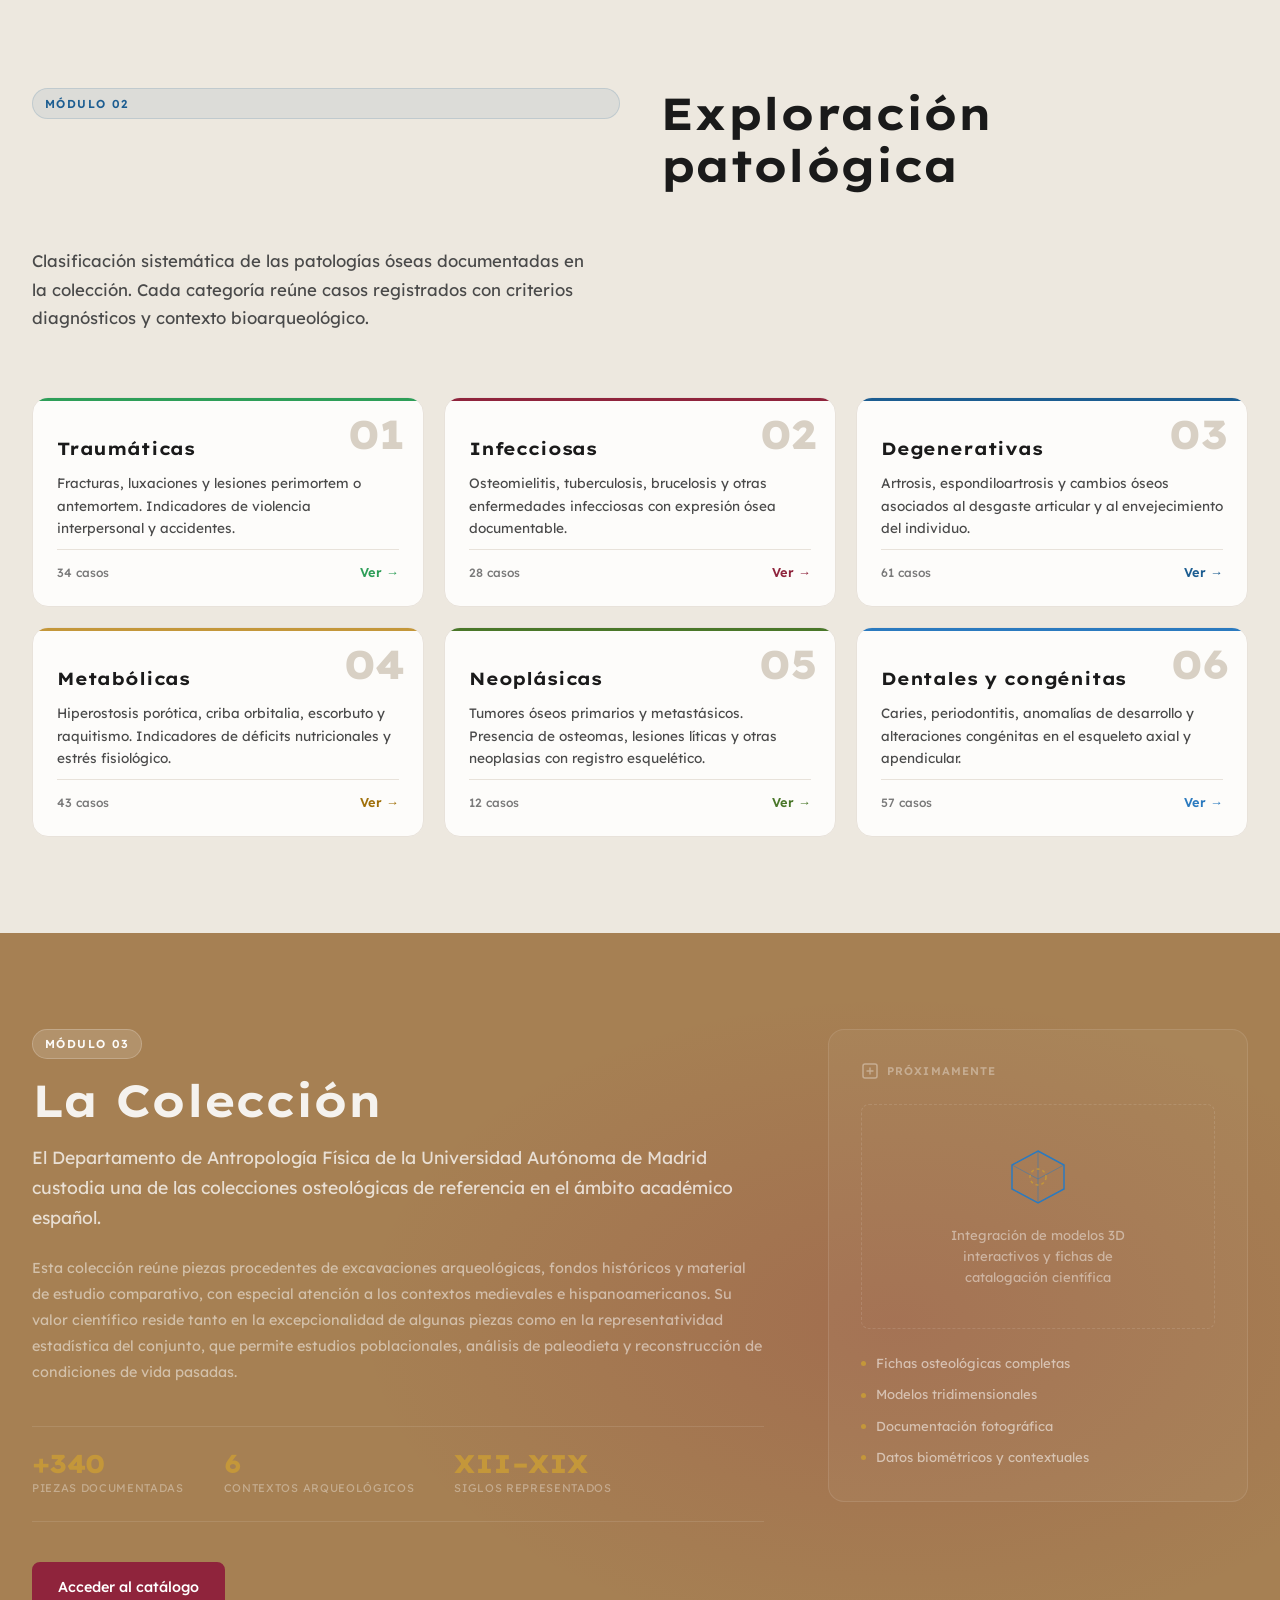
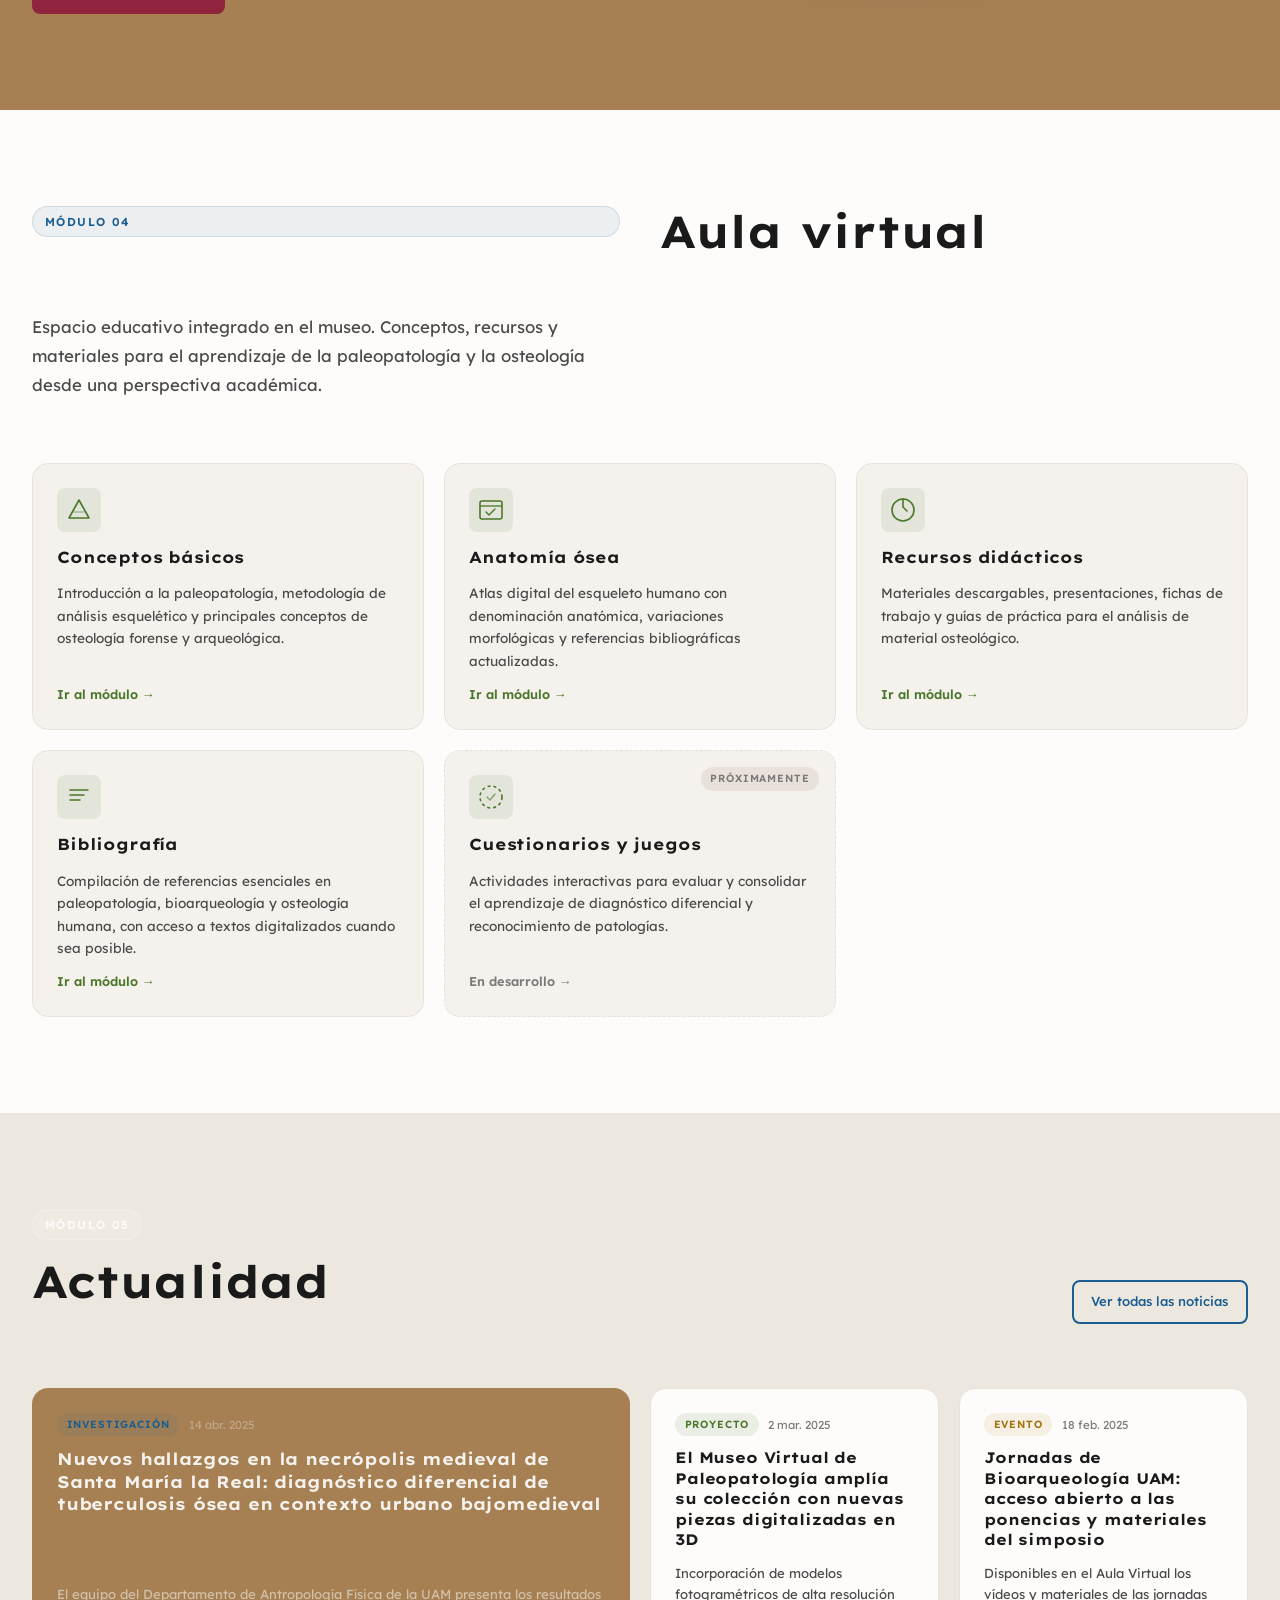
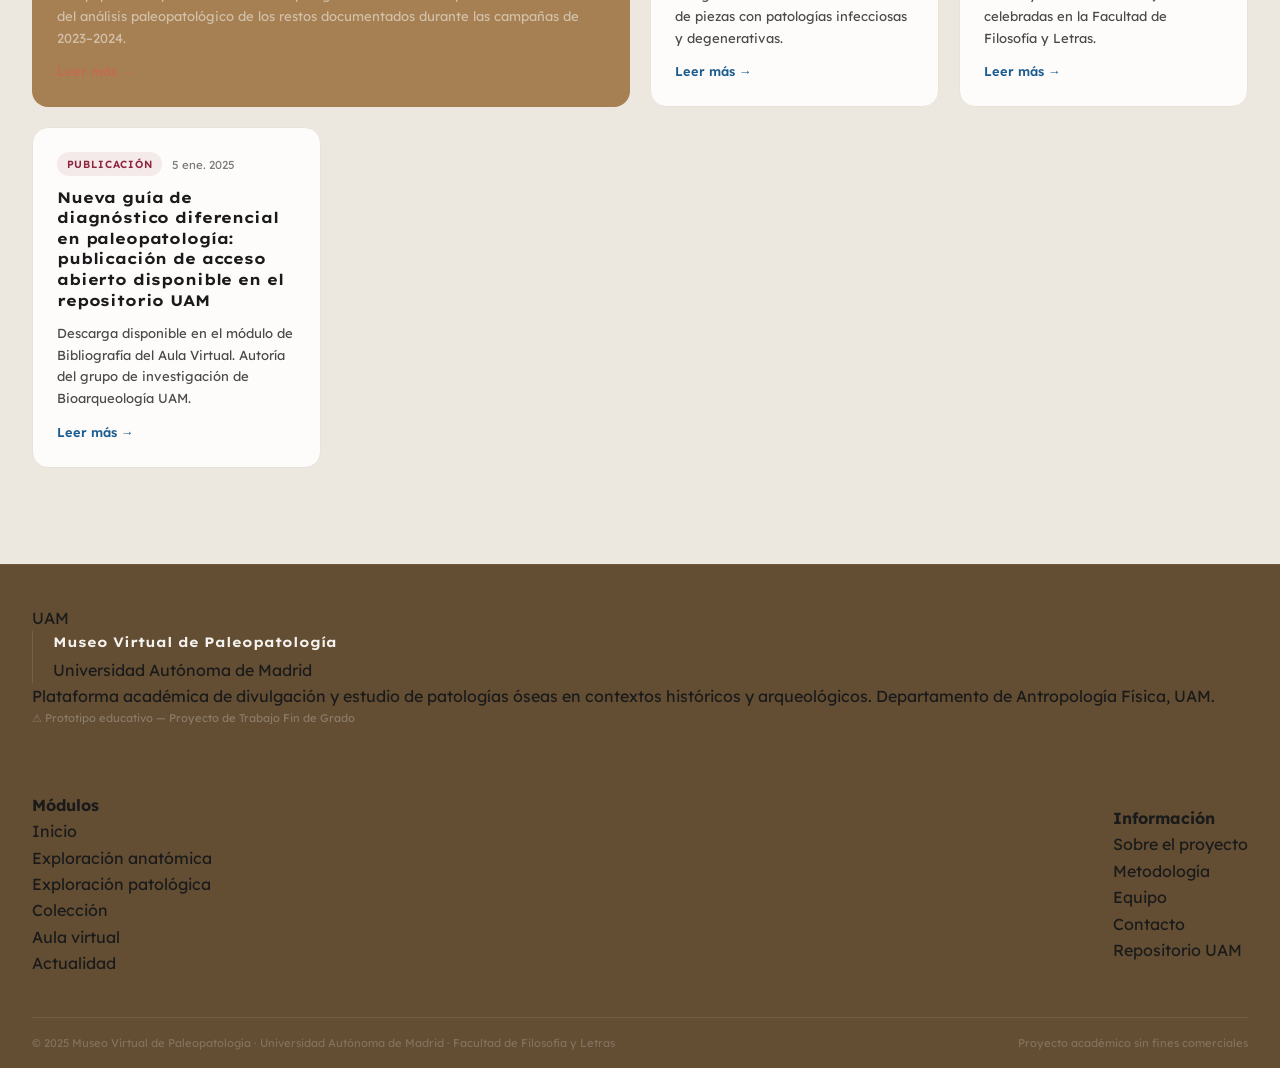
<file: index (1).html>
<!DOCTYPE html>
<html lang="es">
<head>
  <meta charset="UTF-8" />
  <meta name="viewport" content="width=device-width, initial-scale=1.0" />
  <title>Museo Virtual de Paleopatología — UAM</title>
  <link rel="preconnect" href="https://fonts.googleapis.com" />
  <link rel="preconnect" href="https://fonts.gstatic.com" crossorigin />
  <link href="https://fonts.googleapis.com/css2?family=Lexend:wght@300;400;500;600&family=Lexend+Exa:wght@400;500;600;700;800&display=swap" rel="stylesheet" />
  <link rel="stylesheet" href="styles.css" />
</head>
<body>

  <!-- ============================================================
       HEADER
  ============================================================ -->
  <header class="site-header" id="site-header">
    <div class="header-inner">
      <div class="header-brand">
        <div class="uam-logo-wrap">
          <div class="uam-logo-mark">
            <span class="uam-initials">UAM</span>
          </div>
          <div class="uam-text">
            <span class="uam-full">Universidad Autónoma de Madrid</span>
            <span class="uam-dept">Dpto. de Antropología Física</span>
          </div>
        </div>
        <div class="brand-divider"></div>
        <div class="brand-name">
          <span class="brand-acronym">MVP</span>
          <span class="brand-subtitle">Museo Virtual<br>de Paleopatología</span>
        </div>
      </div>

      <nav class="main-nav" id="main-nav">
        <ul class="nav-list">
          <li><a href="#inicio" class="nav-link active">Inicio</a></li>
          <li><a href="#anatomica" class="nav-link">Exploración anatómica</a></li>
          <li><a href="#patologica" class="nav-link">Exploración patológica</a></li>
          <li><a href="#coleccion" class="nav-link">Colección</a></li>
          <li><a href="#aula" class="nav-link">Aula virtual</a></li>
          <li><a href="#actualidad" class="nav-link">Actualidad</a></li>
        </ul>
      </nav>

      <button class="nav-toggle" id="nav-toggle" aria-label="Abrir menú">
        <span></span><span></span><span></span>
      </button>
    </div>
  </header>

  <main>

    <!-- ============================================================
         HERO
    ============================================================ -->
    <section class="hero" id="inicio">
      <div class="hero-grid">

        <!-- Left col: text -->
        <div class="hero-content">
          <div class="hero-label">
            <span class="label-dot"></span>
            Proyecto académico · UAM · Paleopatología
          </div>
          <h1 class="hero-title">
            <span class="hero-title-line hero-title-line--1">Museo</span>
            <span class="hero-title-line hero-title-line--2">Virtual de</span>
            <span class="hero-title-line hero-title-line--3">Paleopato<span class="title-accent">logía</span></span>
          </h1>
          <p class="hero-sub">
            Plataforma académica dedicada al estudio, conservación y divulgación de patologías óseas en contextos históricos y arqueológicos.
          </p>
          <div class="hero-ctas">
            <a href="#anatomica" class="btn btn--primary">
              <span>Explorar anatómicamente</span>
              <svg width="16" height="16" viewBox="0 0 16 16" fill="none"><path d="M3 8h10M9 4l4 4-4 4" stroke="currentColor" stroke-width="1.5" stroke-linecap="round" stroke-linejoin="round"/></svg>
            </a>
            <a href="#coleccion" class="btn btn--outline">
              <span>Ver la colección</span>
            </a>
          </div>
          <div class="hero-meta">
            <div class="hero-stat">
              <span class="stat-num">+340</span>
              <span class="stat-label">Piezas documentadas</span>
            </div>
            <div class="hero-stat">
              <span class="stat-num">12</span>
              <span class="stat-label">Categorías patológicas</span>
            </div>
            <div class="hero-stat">
              <span class="stat-num">4</span>
              <span class="stat-label">Regiones anatómicas</span>
            </div>
          </div>
        </div>

        <!-- Right col: visual -->
        <div class="hero-visual">
          <div class="skeleton-diagram">
            <div class="skeleton-bg-circle"></div>
            <svg class="skeleton-svg" viewBox="0 0 320 520" xmlns="http://www.w3.org/2000/svg" aria-hidden="true">
              <!-- Grid lines -->
              <line x1="160" y1="0" x2="160" y2="520" stroke="var(--color-accent-yellow)" stroke-width="0.4" opacity="0.3" stroke-dasharray="4 6"/>
              <line x1="0" y1="260" x2="320" y2="260" stroke="var(--color-accent-yellow)" stroke-width="0.4" opacity="0.3" stroke-dasharray="4 6"/>
              <!-- Skull -->
              <ellipse cx="160" cy="52" rx="42" ry="38" fill="none" stroke="var(--color-blue-dark)" stroke-width="1.8"/>
              <ellipse cx="160" cy="64" rx="30" ry="18" fill="none" stroke="var(--color-blue-dark)" stroke-width="1.2" opacity="0.5"/>
              <line x1="134" y1="72" x2="186" y2="72" stroke="var(--color-blue-dark)" stroke-width="1"/>
              <!-- Cervical -->
              <rect x="153" y="88" width="14" height="8" rx="2" fill="none" stroke="var(--color-blue-dark)" stroke-width="1.4"/>
              <rect x="153" y="97" width="14" height="8" rx="2" fill="none" stroke="var(--color-blue-dark)" stroke-width="1.4"/>
              <rect x="153" y="106" width="14" height="8" rx="2" fill="none" stroke="var(--color-blue-dark)" stroke-width="1.4"/>
              <!-- Thorax -->
              <path d="M120 118 Q160 112 200 118 L196 210 Q160 220 124 210 Z" fill="none" stroke="var(--color-blue-dark)" stroke-width="1.8"/>
              <!-- Ribs -->
              <path d="M148 128 Q126 136 120 148" fill="none" stroke="var(--color-blue-dark)" stroke-width="1.1" opacity="0.7"/>
              <path d="M148 140 Q124 148 118 162" fill="none" stroke="var(--color-blue-dark)" stroke-width="1.1" opacity="0.7"/>
              <path d="M148 152 Q124 162 120 176" fill="none" stroke="var(--color-blue-dark)" stroke-width="1.1" opacity="0.7"/>
              <path d="M148 164 Q126 174 122 188" fill="none" stroke="var(--color-blue-dark)" stroke-width="1.1" opacity="0.7"/>
              <path d="M148 176 Q128 186 126 200" fill="none" stroke="var(--color-blue-dark)" stroke-width="1.1" opacity="0.7"/>
              <path d="M172 128 Q194 136 200 148" fill="none" stroke="var(--color-blue-dark)" stroke-width="1.1" opacity="0.7"/>
              <path d="M172 140 Q196 148 202 162" fill="none" stroke="var(--color-blue-dark)" stroke-width="1.1" opacity="0.7"/>
              <path d="M172 152 Q196 162 200 176" fill="none" stroke="var(--color-blue-dark)" stroke-width="1.1" opacity="0.7"/>
              <path d="M172 164 Q194 174 198 188" fill="none" stroke="var(--color-blue-dark)" stroke-width="1.1" opacity="0.7"/>
              <path d="M172 176 Q192 186 194 200" fill="none" stroke="var(--color-blue-dark)" stroke-width="1.1" opacity="0.7"/>
              <!-- Sternum -->
              <rect x="154" y="124" width="12" height="84" rx="4" fill="none" stroke="var(--color-blue-dark)" stroke-width="1.4"/>
              <!-- Lumbar -->
              <rect x="152" y="214" width="16" height="9" rx="2" fill="none" stroke="var(--color-blue-dark)" stroke-width="1.4"/>
              <rect x="152" y="224" width="16" height="9" rx="2" fill="none" stroke="var(--color-blue-dark)" stroke-width="1.4"/>
              <rect x="152" y="234" width="16" height="9" rx="2" fill="none" stroke="var(--color-blue-dark)" stroke-width="1.4"/>
              <!-- Pelvis -->
              <path d="M110 250 Q160 240 210 250 Q216 280 210 296 Q160 306 110 296 Q104 280 110 250Z" fill="none" stroke="var(--color-blue-dark)" stroke-width="1.8"/>
              <line x1="160" y1="244" x2="160" y2="302" stroke="var(--color-blue-dark)" stroke-width="1.2"/>
              <!-- Upper arms -->
              <line x1="112" y1="126" x2="90" y2="200" stroke="var(--color-blue-dark)" stroke-width="2.2" stroke-linecap="round"/>
              <line x1="208" y1="126" x2="230" y2="200" stroke="var(--color-blue-dark)" stroke-width="2.2" stroke-linecap="round"/>
              <!-- Forearms -->
              <line x1="90" y1="204" x2="76" y2="270" stroke="var(--color-blue-dark)" stroke-width="1.8" stroke-linecap="round"/>
              <line x1="94" y1="204" x2="82" y2="274" stroke="var(--color-blue-dark)" stroke-width="1.2" stroke-linecap="round" opacity="0.5"/>
              <line x1="230" y1="204" x2="244" y2="270" stroke="var(--color-blue-dark)" stroke-width="1.8" stroke-linecap="round"/>
              <line x1="226" y1="204" x2="238" y2="274" stroke="var(--color-blue-dark)" stroke-width="1.2" stroke-linecap="round" opacity="0.5"/>
              <!-- Hands -->
              <ellipse cx="78" cy="278" rx="9" ry="12" fill="none" stroke="var(--color-blue-dark)" stroke-width="1.4"/>
              <ellipse cx="242" cy="278" rx="9" ry="12" fill="none" stroke="var(--color-blue-dark)" stroke-width="1.4"/>
              <!-- Femurs -->
              <line x1="138" y1="302" x2="130" y2="400" stroke="var(--color-blue-dark)" stroke-width="2.4" stroke-linecap="round"/>
              <line x1="182" y1="302" x2="190" y2="400" stroke="var(--color-blue-dark)" stroke-width="2.4" stroke-linecap="round"/>
              <!-- Tibias -->
              <line x1="130" y1="404" x2="126" y2="486" stroke="var(--color-blue-dark)" stroke-width="2" stroke-linecap="round"/>
              <line x1="134" y1="404" x2="132" y2="488" stroke="var(--color-blue-dark)" stroke-width="1.2" stroke-linecap="round" opacity="0.5"/>
              <line x1="190" y1="404" x2="194" y2="486" stroke="var(--color-blue-dark)" stroke-width="2" stroke-linecap="round"/>
              <line x1="186" y1="404" x2="188" y2="488" stroke="var(--color-blue-dark)" stroke-width="1.2" stroke-linecap="round" opacity="0.5"/>
              <!-- Feet -->
              <ellipse cx="127" cy="494" rx="12" ry="7" fill="none" stroke="var(--color-blue-dark)" stroke-width="1.4"/>
              <ellipse cx="193" cy="494" rx="12" ry="7" fill="none" stroke="var(--color-blue-dark)" stroke-width="1.4"/>

              <!-- Hotspot dots -->
              <circle cx="160" cy="52" r="5" fill="var(--color-accent-yellow)" class="hotspot" data-label="Cráneo"/>
              <circle cx="160" cy="165" r="5" fill="var(--color-green-vivo)" class="hotspot" data-label="Tronco"/>
              <circle cx="80" cy="236" r="5" fill="var(--color-mostaza)" class="hotspot" data-label="Miembro superior"/>
              <circle cx="160" cy="395" r="5" fill="var(--color-coral)" class="hotspot" data-label="Miembro inferior"/>
            </svg>

            <!-- Labels flotantes -->
            <div class="skeleton-label sk-label--skull">
              <span class="sk-dot sk-dot--yellow"></span>
              <span>Cráneo</span>
            </div>
            <div class="skeleton-label sk-label--trunk">
              <span class="sk-dot sk-dot--green"></span>
              <span>Tronco</span>
            </div>
            <div class="skeleton-label sk-label--upper">
              <span class="sk-dot sk-dot--mostaza"></span>
              <span>Miembros sup.</span>
            </div>
            <div class="skeleton-label sk-label--lower">
              <span class="sk-dot sk-dot--coral"></span>
              <span>Miembros inf.</span>
            </div>
          </div>
        </div>

      </div>

      <!-- Scroll indicator -->
      <div class="hero-scroll">
        <div class="scroll-line"></div>
        <span>Explorar</span>
      </div>
    </section>

    <!-- ============================================================
         BLOQUES PRINCIPALES DE ACCESO
    ============================================================ -->
    <section class="modules-section" id="modulos">
      <div class="section-header">
        <span class="section-tag">Acceso principal</span>
        <h2 class="section-title">Los módulos del museo</h2>
      </div>
      <div class="modules-grid">

        <article class="module-card module-card--anatomica">
          <div class="module-card-inner">
            <div class="module-icon">
              <svg width="36" height="36" viewBox="0 0 36 36" fill="none" xmlns="http://www.w3.org/2000/svg">
                <circle cx="18" cy="8" r="5" stroke="currentColor" stroke-width="1.8"/>
                <line x1="18" y1="13" x2="18" y2="28" stroke="currentColor" stroke-width="1.8" stroke-linecap="round"/>
                <line x1="10" y1="18" x2="26" y2="18" stroke="currentColor" stroke-width="1.8" stroke-linecap="round"/>
                <line x1="18" y1="28" x2="13" y2="36" stroke="currentColor" stroke-width="1.8" stroke-linecap="round"/>
                <line x1="18" y1="28" x2="23" y2="36" stroke="currentColor" stroke-width="1.8" stroke-linecap="round"/>
              </svg>
            </div>
            <div class="module-number">01</div>
            <h3 class="module-title">Exploración<br>anatómica</h3>
            <p class="module-desc">Navega el esqueleto humano por regiones. Accede a las patologías documentadas en cada estructura ósea.</p>
            <a href="#anatomica" class="module-link">
              <span>Explorar</span>
              <svg width="14" height="14" viewBox="0 0 14 14" fill="none"><path d="M2 7h10M8 3l4 4-4 4" stroke="currentColor" stroke-width="1.5" stroke-linecap="round" stroke-linejoin="round"/></svg>
            </a>
          </div>
        </article>

        <article class="module-card module-card--patologica">
          <div class="module-card-inner">
            <div class="module-icon">
              <svg width="36" height="36" viewBox="0 0 36 36" fill="none" xmlns="http://www.w3.org/2000/svg">
                <rect x="4" y="4" width="28" height="28" rx="4" stroke="currentColor" stroke-width="1.8"/>
                <line x1="12" y1="12" x2="24" y2="12" stroke="currentColor" stroke-width="1.5" stroke-linecap="round"/>
                <line x1="12" y1="18" x2="24" y2="18" stroke="currentColor" stroke-width="1.5" stroke-linecap="round"/>
                <line x1="12" y1="24" x2="19" y2="24" stroke="currentColor" stroke-width="1.5" stroke-linecap="round"/>
                <circle cx="27" cy="27" r="4" fill="var(--color-coral)" stroke="none"/>
              </svg>
            </div>
            <div class="module-number">02</div>
            <h3 class="module-title">Exploración<br>patológica</h3>
            <p class="module-desc">Clasificación sistemática de patologías óseas: traumáticas, infecciosas, degenerativas, metabólicas y más.</p>
            <a href="#patologica" class="module-link">
              <span>Explorar</span>
              <svg width="14" height="14" viewBox="0 0 14 14" fill="none"><path d="M2 7h10M8 3l4 4-4 4" stroke="currentColor" stroke-width="1.5" stroke-linecap="round" stroke-linejoin="round"/></svg>
            </a>
          </div>
        </article>

        <article class="module-card module-card--coleccion">
          <div class="module-card-inner">
            <div class="module-icon">
              <svg width="36" height="36" viewBox="0 0 36 36" fill="none" xmlns="http://www.w3.org/2000/svg">
                <rect x="6" y="16" width="24" height="14" rx="2" stroke="currentColor" stroke-width="1.8"/>
                <path d="M10 16V12a8 8 0 0116 0v4" stroke="currentColor" stroke-width="1.8" stroke-linecap="round"/>
                <circle cx="18" cy="23" r="3" stroke="currentColor" stroke-width="1.5"/>
              </svg>
            </div>
            <div class="module-number">03</div>
            <h3 class="module-title">Colección</h3>
            <p class="module-desc">Acceso al repositorio de piezas osteológicas del Departamento de Antropología de la UAM con fichas científicas.</p>
            <a href="#coleccion" class="module-link">
              <span>Ver colección</span>
              <svg width="14" height="14" viewBox="0 0 14 14" fill="none"><path d="M2 7h10M8 3l4 4-4 4" stroke="currentColor" stroke-width="1.5" stroke-linecap="round" stroke-linejoin="round"/></svg>
            </a>
          </div>
        </article>

        <article class="module-card module-card--aula">
          <div class="module-card-inner">
            <div class="module-icon">
              <svg width="36" height="36" viewBox="0 0 36 36" fill="none" xmlns="http://www.w3.org/2000/svg">
                <path d="M4 28L18 8l14 20H4z" stroke="currentColor" stroke-width="1.8" stroke-linejoin="round"/>
                <line x1="18" y1="8" x2="18" y2="4" stroke="currentColor" stroke-width="1.8" stroke-linecap="round"/>
                <line x1="12" y1="22" x2="24" y2="22" stroke="currentColor" stroke-width="1.3" stroke-linecap="round" opacity="0.6"/>
              </svg>
            </div>
            <div class="module-number">04</div>
            <h3 class="module-title">Aula virtual</h3>
            <p class="module-desc">Recursos didácticos, conceptos básicos, materiales de estudio, bibliografía especializada y actividades educativas.</p>
            <a href="#aula" class="module-link">
              <span>Acceder</span>
              <svg width="14" height="14" viewBox="0 0 14 14" fill="none"><path d="M2 7h10M8 3l4 4-4 4" stroke="currentColor" stroke-width="1.5" stroke-linecap="round" stroke-linejoin="round"/></svg>
            </a>
          </div>
        </article>

        <article class="module-card module-card--actualidad">
          <div class="module-card-inner">
            <div class="module-icon">
              <svg width="36" height="36" viewBox="0 0 36 36" fill="none" xmlns="http://www.w3.org/2000/svg">
                <rect x="4" y="8" width="28" height="22" rx="2" stroke="currentColor" stroke-width="1.8"/>
                <line x1="4" y1="14" x2="32" y2="14" stroke="currentColor" stroke-width="1.5"/>
                <circle cx="11" cy="11" r="1.5" fill="currentColor"/>
                <circle cx="17" cy="11" r="1.5" fill="currentColor"/>
                <line x1="10" y1="20" x2="26" y2="20" stroke="currentColor" stroke-width="1.3" stroke-linecap="round" opacity="0.6"/>
                <line x1="10" y1="25" x2="20" y2="25" stroke="currentColor" stroke-width="1.3" stroke-linecap="round" opacity="0.6"/>
              </svg>
            </div>
            <div class="module-number">05</div>
            <h3 class="module-title">Actualidad</h3>
            <p class="module-desc">Noticias, publicaciones científicas, novedades del proyecto y eventos académicos relacionados con la paleopatología.</p>
            <a href="#actualidad" class="module-link">
              <span>Ver noticias</span>
              <svg width="14" height="14" viewBox="0 0 14 14" fill="none"><path d="M2 7h10M8 3l4 4-4 4" stroke="currentColor" stroke-width="1.5" stroke-linecap="round" stroke-linejoin="round"/></svg>
            </a>
          </div>
        </article>

      </div>
    </section>

    <!-- ============================================================
         EXPLORACIÓN ANATÓMICA
    ============================================================ -->
    <section class="anatomica-section" id="anatomica">
      <div class="anatomica-inner">

        <div class="anatomica-header">
          <span class="section-tag section-tag--light">Módulo 01</span>
          <h2 class="section-title">Exploración anatómica</h2>
          <p class="section-desc">La navegación principal del museo se organiza por regiones del esqueleto humano. Selecciona una región para acceder al catálogo de patologías documentadas en esa zona.</p>
        </div>

        <div class="anatomica-layout">

          <!-- Skeleton interactive figure -->
          <div class="anatomica-figure">
            <div class="anatomica-skeleton-wrap">
              <svg class="anatomica-svg" viewBox="0 0 280 500" xmlns="http://www.w3.org/2000/svg" aria-label="Esqueleto humano con regiones anatómicas">
                <!-- Skull area highlight -->
                <ellipse cx="140" cy="50" rx="50" ry="44" fill="var(--color-accent-yellow)" opacity="0.08" class="region-highlight" id="hl-skull"/>
                <ellipse cx="140" cy="50" rx="42" ry="38" fill="none" stroke="var(--color-blue-dark)" stroke-width="1.8"/>
                <ellipse cx="140" cy="62" rx="30" ry="18" fill="none" stroke="var(--color-blue-dark)" stroke-width="1.2" opacity="0.5"/>
                <line x1="114" y1="70" x2="166" y2="70" stroke="var(--color-blue-dark)" stroke-width="1"/>
                <!-- Cervical -->
                <rect x="133" y="87" width="14" height="8" rx="2" fill="none" stroke="var(--color-blue-dark)" stroke-width="1.4"/>
                <rect x="133" y="96" width="14" height="8" rx="2" fill="none" stroke="var(--color-blue-dark)" stroke-width="1.4"/>
                <rect x="133" y="105" width="14" height="8" rx="2" fill="none" stroke="var(--color-blue-dark)" stroke-width="1.4"/>
                <!-- Thorax highlight -->
                <path d="M96 116 Q140 110 184 116 L180 208 Q140 218 100 208 Z" fill="var(--color-green-vivo)" opacity="0.06" class="region-highlight" id="hl-trunk"/>
                <path d="M96 116 Q140 110 184 116 L180 208 Q140 218 100 208 Z" fill="none" stroke="var(--color-blue-dark)" stroke-width="1.8"/>
                <!-- Ribs -->
                <path d="M128 126 Q106 134 100 146" fill="none" stroke="var(--color-blue-dark)" stroke-width="1.1" opacity="0.7"/>
                <path d="M128 138 Q104 146 98 160" fill="none" stroke="var(--color-blue-dark)" stroke-width="1.1" opacity="0.7"/>
                <path d="M128 150 Q104 160 100 174" fill="none" stroke="var(--color-blue-dark)" stroke-width="1.1" opacity="0.7"/>
                <path d="M128 162 Q106 172 102 186" fill="none" stroke="var(--color-blue-dark)" stroke-width="1.1" opacity="0.7"/>
                <path d="M128 174 Q108 184 106 198" fill="none" stroke="var(--color-blue-dark)" stroke-width="1.1" opacity="0.7"/>
                <path d="M152 126 Q174 134 180 146" fill="none" stroke="var(--color-blue-dark)" stroke-width="1.1" opacity="0.7"/>
                <path d="M152 138 Q176 146 182 160" fill="none" stroke="var(--color-blue-dark)" stroke-width="1.1" opacity="0.7"/>
                <path d="M152 150 Q176 160 180 174" fill="none" stroke="var(--color-blue-dark)" stroke-width="1.1" opacity="0.7"/>
                <path d="M152 162 Q174 172 178 186" fill="none" stroke="var(--color-blue-dark)" stroke-width="1.1" opacity="0.7"/>
                <path d="M152 174 Q172 184 174 198" fill="none" stroke="var(--color-blue-dark)" stroke-width="1.1" opacity="0.7"/>
                <rect x="134" y="122" width="12" height="84" rx="4" fill="none" stroke="var(--color-blue-dark)" stroke-width="1.4"/>
                <!-- Lumbar -->
                <rect x="132" y="212" width="16" height="9" rx="2" fill="none" stroke="var(--color-blue-dark)" stroke-width="1.4"/>
                <rect x="132" y="222" width="16" height="9" rx="2" fill="none" stroke="var(--color-blue-dark)" stroke-width="1.4"/>
                <rect x="132" y="232" width="16" height="9" rx="2" fill="none" stroke="var(--color-blue-dark)" stroke-width="1.4"/>
                <!-- Pelvis -->
                <path d="M88 246 Q140 236 192 246 Q198 276 192 292 Q140 302 88 292 Q82 276 88 246Z" fill="none" stroke="var(--color-blue-dark)" stroke-width="1.8"/>
                <line x1="140" y1="240" x2="140" y2="298" stroke="var(--color-blue-dark)" stroke-width="1.2"/>
                <!-- Upper arms highlight -->
                <rect x="64" y="118" width="24" height="90" rx="12" fill="var(--color-mostaza)" opacity="0.1" class="region-highlight" id="hl-upper"/>
                <rect x="192" y="118" width="24" height="90" rx="12" fill="var(--color-mostaza)" opacity="0.1"/>
                <line x1="92" y1="124" x2="72" y2="196" stroke="var(--color-blue-dark)" stroke-width="2.2" stroke-linecap="round"/>
                <line x1="188" y1="124" x2="208" y2="196" stroke="var(--color-blue-dark)" stroke-width="2.2" stroke-linecap="round"/>
                <!-- Forearms -->
                <line x1="72" y1="200" x2="60" y2="264" stroke="var(--color-blue-dark)" stroke-width="1.8" stroke-linecap="round"/>
                <line x1="76" y1="200" x2="66" y2="268" stroke="var(--color-blue-dark)" stroke-width="1.2" stroke-linecap="round" opacity="0.5"/>
                <line x1="208" y1="200" x2="220" y2="264" stroke="var(--color-blue-dark)" stroke-width="1.8" stroke-linecap="round"/>
                <line x1="204" y1="200" x2="214" y2="268" stroke="var(--color-blue-dark)" stroke-width="1.2" stroke-linecap="round" opacity="0.5"/>
                <!-- Hands -->
                <ellipse cx="62" cy="272" rx="9" ry="11" fill="none" stroke="var(--color-blue-dark)" stroke-width="1.4"/>
                <ellipse cx="218" cy="272" rx="9" ry="11" fill="none" stroke="var(--color-blue-dark)" stroke-width="1.4"/>
                <!-- Femurs highlight -->
                <rect x="104" y="296" width="24" height="108" rx="12" fill="var(--color-coral)" opacity="0.08" class="region-highlight" id="hl-lower"/>
                <rect x="152" y="296" width="24" height="108" rx="12" fill="var(--color-coral)" opacity="0.08"/>
                <line x1="120" y1="298" x2="112" y2="392" stroke="var(--color-blue-dark)" stroke-width="2.4" stroke-linecap="round"/>
                <line x1="160" y1="298" x2="168" y2="392" stroke="var(--color-blue-dark)" stroke-width="2.4" stroke-linecap="round"/>
                <!-- Tibias -->
                <line x1="112" y1="396" x2="108" y2="476" stroke="var(--color-blue-dark)" stroke-width="2" stroke-linecap="round"/>
                <line x1="116" y1="396" x2="114" y2="478" stroke="var(--color-blue-dark)" stroke-width="1.2" stroke-linecap="round" opacity="0.5"/>
                <line x1="168" y1="396" x2="172" y2="476" stroke="var(--color-blue-dark)" stroke-width="2" stroke-linecap="round"/>
                <line x1="164" y1="396" x2="166" y2="478" stroke="var(--color-blue-dark)" stroke-width="1.2" stroke-linecap="round" opacity="0.5"/>
                <!-- Feet -->
                <ellipse cx="109" cy="483" rx="12" ry="7" fill="none" stroke="var(--color-blue-dark)" stroke-width="1.4"/>
                <ellipse cx="171" cy="483" rx="12" ry="7" fill="none" stroke="var(--color-blue-dark)" stroke-width="1.4"/>

                <!-- Active hotspots -->
                <circle cx="140" cy="50" r="6" fill="var(--color-accent-yellow)" class="anat-hotspot" data-region="cranio"/>
                <circle cx="140" cy="160" r="6" fill="var(--color-green-vivo)" class="anat-hotspot" data-region="tronco"/>
                <circle cx="66" cy="232" r="6" fill="var(--color-mostaza)" class="anat-hotspot" data-region="sup"/>
                <circle cx="214" cy="232" r="6" fill="var(--color-mostaza)" class="anat-hotspot" data-region="sup"/>
                <circle cx="140" cy="390" r="6" fill="var(--color-coral)" class="anat-hotspot" data-region="inf"/>
              </svg>
            </div>
          </div>

          <!-- Region cards -->
          <div class="anatomica-cards">

            <article class="region-card" data-region="cranio">
              <div class="region-card-header">
                <div class="region-dot region-dot--yellow"></div>
                <span class="region-code">R.01</span>
              </div>
              <h3 class="region-title">Cráneo</h3>
              <p class="region-desc">Neurocráneo, viscerocráneo, mandíbula y estructuras faciales. Patologías traumáticas, infecciosas y trepanaciones.</p>
              <div class="region-stats">
                <span>86 piezas</span>
                <span>·</span>
                <span>12 patologías</span>
              </div>
              <a href="#" class="region-link">Explorar región →</a>
            </article>

            <article class="region-card" data-region="tronco">
              <div class="region-card-header">
                <div class="region-dot region-dot--green"></div>
                <span class="region-code">R.02</span>
              </div>
              <h3 class="region-title">Tronco</h3>
              <p class="region-desc">Columna vertebral, costillas, esternón y pelvis. Patologías degenerativas, infecciosas y traumáticas de alta prevalencia.</p>
              <div class="region-stats">
                <span>124 piezas</span>
                <span>·</span>
                <span>18 patologías</span>
              </div>
              <a href="#" class="region-link">Explorar región →</a>
            </article>

            <article class="region-card" data-region="sup">
              <div class="region-card-header">
                <div class="region-dot region-dot--mostaza"></div>
                <span class="region-code">R.03</span>
              </div>
              <h3 class="region-title">Miembros superiores</h3>
              <p class="region-desc">Húmero, radio, cúbito, carpo y mano. Fracturas consolidadas, patologías degenerativas y marcadores de actividad.</p>
              <div class="region-stats">
                <span>72 piezas</span>
                <span>·</span>
                <span>9 patologías</span>
              </div>
              <a href="#" class="region-link">Explorar región →</a>
            </article>

            <article class="region-card" data-region="inf">
              <div class="region-card-header">
                <div class="region-dot region-dot--coral"></div>
                <span class="region-code">R.04</span>
              </div>
              <h3 class="region-title">Miembros inferiores</h3>
              <p class="region-desc">Fémur, tibia, peroné, tarso y pie. Patologías metabólicas, traumáticas y marcadores de movilidad y estrés biomecánico.</p>
              <div class="region-stats">
                <span>64 piezas</span>
                <span>·</span>
                <span>11 patologías</span>
              </div>
              <a href="#" class="region-link">Explorar región →</a>
            </article>

          </div>
        </div>
      </div>
    </section>

    <!-- ============================================================
         EXPLORACIÓN PATOLÓGICA
    ============================================================ -->
    <section class="patologica-section" id="patologica">
      <div class="patologica-inner">
        <div class="patologica-header">
          <span class="section-tag">Módulo 02</span>
          <h2 class="section-title">Exploración patológica</h2>
          <p class="section-desc">Clasificación sistemática de las patologías óseas documentadas en la colección. Cada categoría reúne casos registrados con criterios diagnósticos y contexto bioarqueológico.</p>
        </div>

        <div class="patologias-grid">

          <article class="pato-card pato-card--traumatica">
            <div class="pato-num">01</div>
            <div class="pato-accent"></div>
            <h3 class="pato-title">Traumáticas</h3>
            <p class="pato-desc">Fracturas, luxaciones y lesiones perimortem o antemortem. Indicadores de violencia interpersonal y accidentes.</p>
            <div class="pato-footer">
              <span class="pato-count">34 casos</span>
              <a href="#" class="pato-link">Ver →</a>
            </div>
          </article>

          <article class="pato-card pato-card--infecciosa">
            <div class="pato-num">02</div>
            <div class="pato-accent"></div>
            <h3 class="pato-title">Infecciosas</h3>
            <p class="pato-desc">Osteomielitis, tuberculosis, brucelosis y otras enfermedades infecciosas con expresión ósea documentable.</p>
            <div class="pato-footer">
              <span class="pato-count">28 casos</span>
              <a href="#" class="pato-link">Ver →</a>
            </div>
          </article>

          <article class="pato-card pato-card--degenerativa">
            <div class="pato-num">03</div>
            <div class="pato-accent"></div>
            <h3 class="pato-title">Degenerativas</h3>
            <p class="pato-desc">Artrosis, espondiloartrosis y cambios óseos asociados al desgaste articular y al envejecimiento del individuo.</p>
            <div class="pato-footer">
              <span class="pato-count">61 casos</span>
              <a href="#" class="pato-link">Ver →</a>
            </div>
          </article>

          <article class="pato-card pato-card--metabolica">
            <div class="pato-num">04</div>
            <div class="pato-accent"></div>
            <h3 class="pato-title">Metabólicas</h3>
            <p class="pato-desc">Hiperostosis porótica, criba orbitalia, escorbuto y raquitismo. Indicadores de déficits nutricionales y estrés fisiológico.</p>
            <div class="pato-footer">
              <span class="pato-count">43 casos</span>
              <a href="#" class="pato-link">Ver →</a>
            </div>
          </article>

          <article class="pato-card pato-card--neoplasica">
            <div class="pato-num">05</div>
            <div class="pato-accent"></div>
            <h3 class="pato-title">Neoplásicas</h3>
            <p class="pato-desc">Tumores óseos primarios y metastásicos. Presencia de osteomas, lesiones líticas y otras neoplasias con registro esquelético.</p>
            <div class="pato-footer">
              <span class="pato-count">12 casos</span>
              <a href="#" class="pato-link">Ver →</a>
            </div>
          </article>

          <article class="pato-card pato-card--dental">
            <div class="pato-num">06</div>
            <div class="pato-accent"></div>
            <h3 class="pato-title">Dentales y congénitas</h3>
            <p class="pato-desc">Caries, periodontitis, anomalías de desarrollo y alteraciones congénitas en el esqueleto axial y apendicular.</p>
            <div class="pato-footer">
              <span class="pato-count">57 casos</span>
              <a href="#" class="pato-link">Ver →</a>
            </div>
          </article>

        </div>
      </div>
    </section>

    <!-- ============================================================
         COLECCIÓN
    ============================================================ -->
    <section class="coleccion-section" id="coleccion">
      <div class="coleccion-inner">

        <div class="coleccion-editorial">
          <div class="coleccion-text">
            <span class="section-tag section-tag--light">Módulo 03</span>
            <h2 class="section-title">La Colección</h2>
            <p class="coleccion-lead">
              El Departamento de Antropología Física de la Universidad Autónoma de Madrid custodia una de las colecciones osteológicas de referencia en el ámbito académico español.
            </p>
            <p class="coleccion-body">
              Esta colección reúne piezas procedentes de excavaciones arqueológicas, fondos históricos y material de estudio comparativo, con especial atención a los contextos medievales e hispanoamericanos. Su valor científico reside tanto en la excepcionalidad de algunas piezas como en la representatividad estadística del conjunto, que permite estudios poblacionales, análisis de paleodieta y reconstrucción de condiciones de vida pasadas.
            </p>
            <div class="coleccion-cifras">
              <div class="cifra">
                <span class="cifra-num">+340</span>
                <span class="cifra-label">Piezas documentadas</span>
              </div>
              <div class="cifra">
                <span class="cifra-num">6</span>
                <span class="cifra-label">Contextos arqueológicos</span>
              </div>
              <div class="cifra">
                <span class="cifra-num">XII–XIX</span>
                <span class="cifra-label">Siglos representados</span>
              </div>
            </div>
            <a href="#" class="btn btn--primary">Acceder al catálogo</a>
          </div>

          <div class="coleccion-panel">
            <div class="coleccion-panel-inner">
              <div class="panel-label">
                <svg width="18" height="18" viewBox="0 0 18 18" fill="none"><rect x="2" y="2" width="14" height="14" rx="2" stroke="currentColor" stroke-width="1.5"/><path d="M6 9h6M9 6v6" stroke="currentColor" stroke-width="1.4" stroke-linecap="round"/></svg>
                Próximamente
              </div>
              <div class="panel-3d">
                <div class="panel-3d-icon">
                  <svg width="64" height="64" viewBox="0 0 64 64" fill="none" xmlns="http://www.w3.org/2000/svg">
                    <path d="M32 6L58 20v24L32 58 6 44V20L32 6z" stroke="var(--color-blue-medium)" stroke-width="1.5" fill="none"/>
                    <path d="M32 6v52M6 20l26 14 26-14" stroke="var(--color-blue-medium)" stroke-width="1" opacity="0.5"/>
                    <circle cx="32" cy="32" r="8" fill="none" stroke="var(--color-mostaza)" stroke-width="1.5" stroke-dasharray="3 3"/>
                  </svg>
                </div>
                <p class="panel-3d-text">Integración de modelos 3D interactivos y fichas de catalogación científica</p>
              </div>
              <div class="panel-features">
                <div class="panel-feat">
                  <span class="feat-dot"></span>
                  Fichas osteológicas completas
                </div>
                <div class="panel-feat">
                  <span class="feat-dot"></span>
                  Modelos tridimensionales
                </div>
                <div class="panel-feat">
                  <span class="feat-dot"></span>
                  Documentación fotográfica
                </div>
                <div class="panel-feat">
                  <span class="feat-dot"></span>
                  Datos biométricos y contextuales
                </div>
              </div>
            </div>
          </div>
        </div>

      </div>
    </section>

    <!-- ============================================================
         AULA VIRTUAL
    ============================================================ -->
    <section class="aula-section" id="aula">
      <div class="aula-inner">
        <div class="aula-header">
          <span class="section-tag">Módulo 04</span>
          <h2 class="section-title">Aula virtual</h2>
          <p class="section-desc">Espacio educativo integrado en el museo. Conceptos, recursos y materiales para el aprendizaje de la paleopatología y la osteología desde una perspectiva académica.</p>
        </div>

        <div class="aula-grid">

          <article class="aula-card">
            <div class="aula-card-icon">
              <svg width="28" height="28" viewBox="0 0 28 28" fill="none"><path d="M4 22L14 4l10 18H4z" stroke="currentColor" stroke-width="1.6" stroke-linejoin="round"/><line x1="9" y1="16" x2="19" y2="16" stroke="currentColor" stroke-width="1.2" stroke-linecap="round" opacity="0.6"/></svg>
            </div>
            <h3 class="aula-card-title">Conceptos básicos</h3>
            <p class="aula-card-desc">Introducción a la paleopatología, metodología de análisis esquelético y principales conceptos de osteología forense y arqueológica.</p>
            <a href="#" class="aula-card-link">Ir al módulo →</a>
          </article>

          <article class="aula-card">
            <div class="aula-card-icon">
              <svg width="28" height="28" viewBox="0 0 28 28" fill="none"><rect x="3" y="5" width="22" height="18" rx="2" stroke="currentColor" stroke-width="1.6"/><line x1="3" y1="10" x2="25" y2="10" stroke="currentColor" stroke-width="1.3"/><path d="M9 16l3 3 6-6" stroke="currentColor" stroke-width="1.4" stroke-linecap="round" stroke-linejoin="round"/></svg>
            </div>
            <h3 class="aula-card-title">Anatomía ósea</h3>
            <p class="aula-card-desc">Atlas digital del esqueleto humano con denominación anatómica, variaciones morfológicas y referencias bibliográficas actualizadas.</p>
            <a href="#" class="aula-card-link">Ir al módulo →</a>
          </article>

          <article class="aula-card">
            <div class="aula-card-icon">
              <svg width="28" height="28" viewBox="0 0 28 28" fill="none"><path d="M14 3v8l4 4" stroke="currentColor" stroke-width="1.6" stroke-linecap="round" stroke-linejoin="round"/><circle cx="14" cy="14" r="11" stroke="currentColor" stroke-width="1.6"/></svg>
            </div>
            <h3 class="aula-card-title">Recursos didácticos</h3>
            <p class="aula-card-desc">Materiales descargables, presentaciones, fichas de trabajo y guías de práctica para el análisis de material osteológico.</p>
            <a href="#" class="aula-card-link">Ir al módulo →</a>
          </article>

          <article class="aula-card">
            <div class="aula-card-icon">
              <svg width="28" height="28" viewBox="0 0 28 28" fill="none"><path d="M5 7h18M5 12h14M5 17h10" stroke="currentColor" stroke-width="1.5" stroke-linecap="round"/></svg>
            </div>
            <h3 class="aula-card-title">Bibliografía</h3>
            <p class="aula-card-desc">Compilación de referencias esenciales en paleopatología, bioarqueología y osteología humana, con acceso a textos digitalizados cuando sea posible.</p>
            <a href="#" class="aula-card-link">Ir al módulo →</a>
          </article>

          <article class="aula-card aula-card--future">
            <div class="aula-card-icon">
              <svg width="28" height="28" viewBox="0 0 28 28" fill="none"><circle cx="14" cy="14" r="11" stroke="currentColor" stroke-width="1.6" stroke-dasharray="3 3"/><path d="M10 14l3 3 5-6" stroke="currentColor" stroke-width="1.4" stroke-linecap="round" stroke-linejoin="round" opacity="0.6"/></svg>
            </div>
            <div class="aula-future-badge">Próximamente</div>
            <h3 class="aula-card-title">Cuestionarios y juegos</h3>
            <p class="aula-card-desc">Actividades interactivas para evaluar y consolidar el aprendizaje de diagnóstico diferencial y reconocimiento de patologías.</p>
            <a href="#" class="aula-card-link aula-card-link--disabled">En desarrollo →</a>
          </article>

        </div>
      </div>
    </section>

    <!-- ============================================================
         ACTUALIDAD
    ============================================================ -->
    <section class="actualidad-section" id="actualidad">
      <div class="actualidad-inner">
        <div class="actualidad-header">
          <div class="actualidad-header-left">
            <span class="section-tag section-tag--light">Módulo 05</span>
            <h2 class="section-title">Actualidad</h2>
          </div>
          <a href="#" class="btn btn--outline btn--sm">Ver todas las noticias</a>
        </div>

        <div class="noticias-grid">

          <article class="noticia-card noticia-card--featured">
            <div class="noticia-meta">
              <span class="noticia-cat noticia-cat--investigacion">Investigación</span>
              <time class="noticia-date">14 abr. 2025</time>
            </div>
            <h3 class="noticia-title">Nuevos hallazgos en la necrópolis medieval de Santa María la Real: diagnóstico diferencial de tuberculosis ósea en contexto urbano bajomedieval</h3>
            <p class="noticia-excerpt">El equipo del Departamento de Antropología Física de la UAM presenta los resultados del análisis paleopatológico de los restos documentados durante las campañas de 2023–2024.</p>
            <a href="#" class="noticia-link">Leer más →</a>
          </article>

          <article class="noticia-card">
            <div class="noticia-meta">
              <span class="noticia-cat noticia-cat--proyecto">Proyecto</span>
              <time class="noticia-date">2 mar. 2025</time>
            </div>
            <h3 class="noticia-title">El Museo Virtual de Paleopatología amplía su colección con nuevas piezas digitalizadas en 3D</h3>
            <p class="noticia-excerpt">Incorporación de modelos fotogramétricos de alta resolución de piezas con patologías infecciosas y degenerativas.</p>
            <a href="#" class="noticia-link">Leer más →</a>
          </article>

          <article class="noticia-card">
            <div class="noticia-meta">
              <span class="noticia-cat noticia-cat--evento">Evento</span>
              <time class="noticia-date">18 feb. 2025</time>
            </div>
            <h3 class="noticia-title">Jornadas de Bioarqueología UAM: acceso abierto a las ponencias y materiales del simposio</h3>
            <p class="noticia-excerpt">Disponibles en el Aula Virtual los vídeos y materiales de las jornadas celebradas en la Facultad de Filosofía y Letras.</p>
            <a href="#" class="noticia-link">Leer más →</a>
          </article>

          <article class="noticia-card">
            <div class="noticia-meta">
              <span class="noticia-cat noticia-cat--publicacion">Publicación</span>
              <time class="noticia-date">5 ene. 2025</time>
            </div>
            <h3 class="noticia-title">Nueva guía de diagnóstico diferencial en paleopatología: publicación de acceso abierto disponible en el repositorio UAM</h3>
            <p class="noticia-excerpt">Descarga disponible en el módulo de Bibliografía del Aula Virtual. Autoría del grupo de investigación de Bioarqueología UAM.</p>
            <a href="#" class="noticia-link">Leer más →</a>
          </article>

        </div>
      </div>
    </section>

  </main>

  <!-- ============================================================
       FOOTER
  ============================================================ -->
  <footer class="site-footer">
    <div class="footer-inner">

      <div class="footer-brand-col">
        <div class="footer-logo">
          <div class="footer-logo-mark">UAM</div>
          <div class="footer-logo-text">
            <span class="footer-project">Museo Virtual de Paleopatología</span>
            <span class="footer-inst">Universidad Autónoma de Madrid</span>
          </div>
        </div>
        <p class="footer-desc">Plataforma académica de divulgación y estudio de patologías óseas en contextos históricos y arqueológicos. Departamento de Antropología Física, UAM.</p>
        <p class="footer-proto">⚠ Prototipo educativo — Proyecto de Trabajo Fin de Grado</p>
      </div>

      <div class="footer-nav-col">
        <h4 class="footer-col-title">Módulos</h4>
        <ul class="footer-nav-list">
          <li><a href="#inicio">Inicio</a></li>
          <li><a href="#anatomica">Exploración anatómica</a></li>
          <li><a href="#patologica">Exploración patológica</a></li>
          <li><a href="#coleccion">Colección</a></li>
          <li><a href="#aula">Aula virtual</a></li>
          <li><a href="#actualidad">Actualidad</a></li>
        </ul>
      </div>

      <div class="footer-info-col">
        <h4 class="footer-col-title">Información</h4>
        <ul class="footer-nav-list">
          <li><a href="#">Sobre el proyecto</a></li>
          <li><a href="#">Metodología</a></li>
          <li><a href="#">Equipo</a></li>
          <li><a href="#">Contacto</a></li>
          <li><a href="#">Repositorio UAM</a></li>
        </ul>
      </div>

    </div>

    <div class="footer-bottom">
      <span>© 2025 Museo Virtual de Paleopatología · Universidad Autónoma de Madrid · Facultad de Filosofía y Letras</span>
      <span>Proyecto académico sin fines comerciales</span>
    </div>
  </footer>

  <script src="script.js"></script>
</body>
</html>
</file>
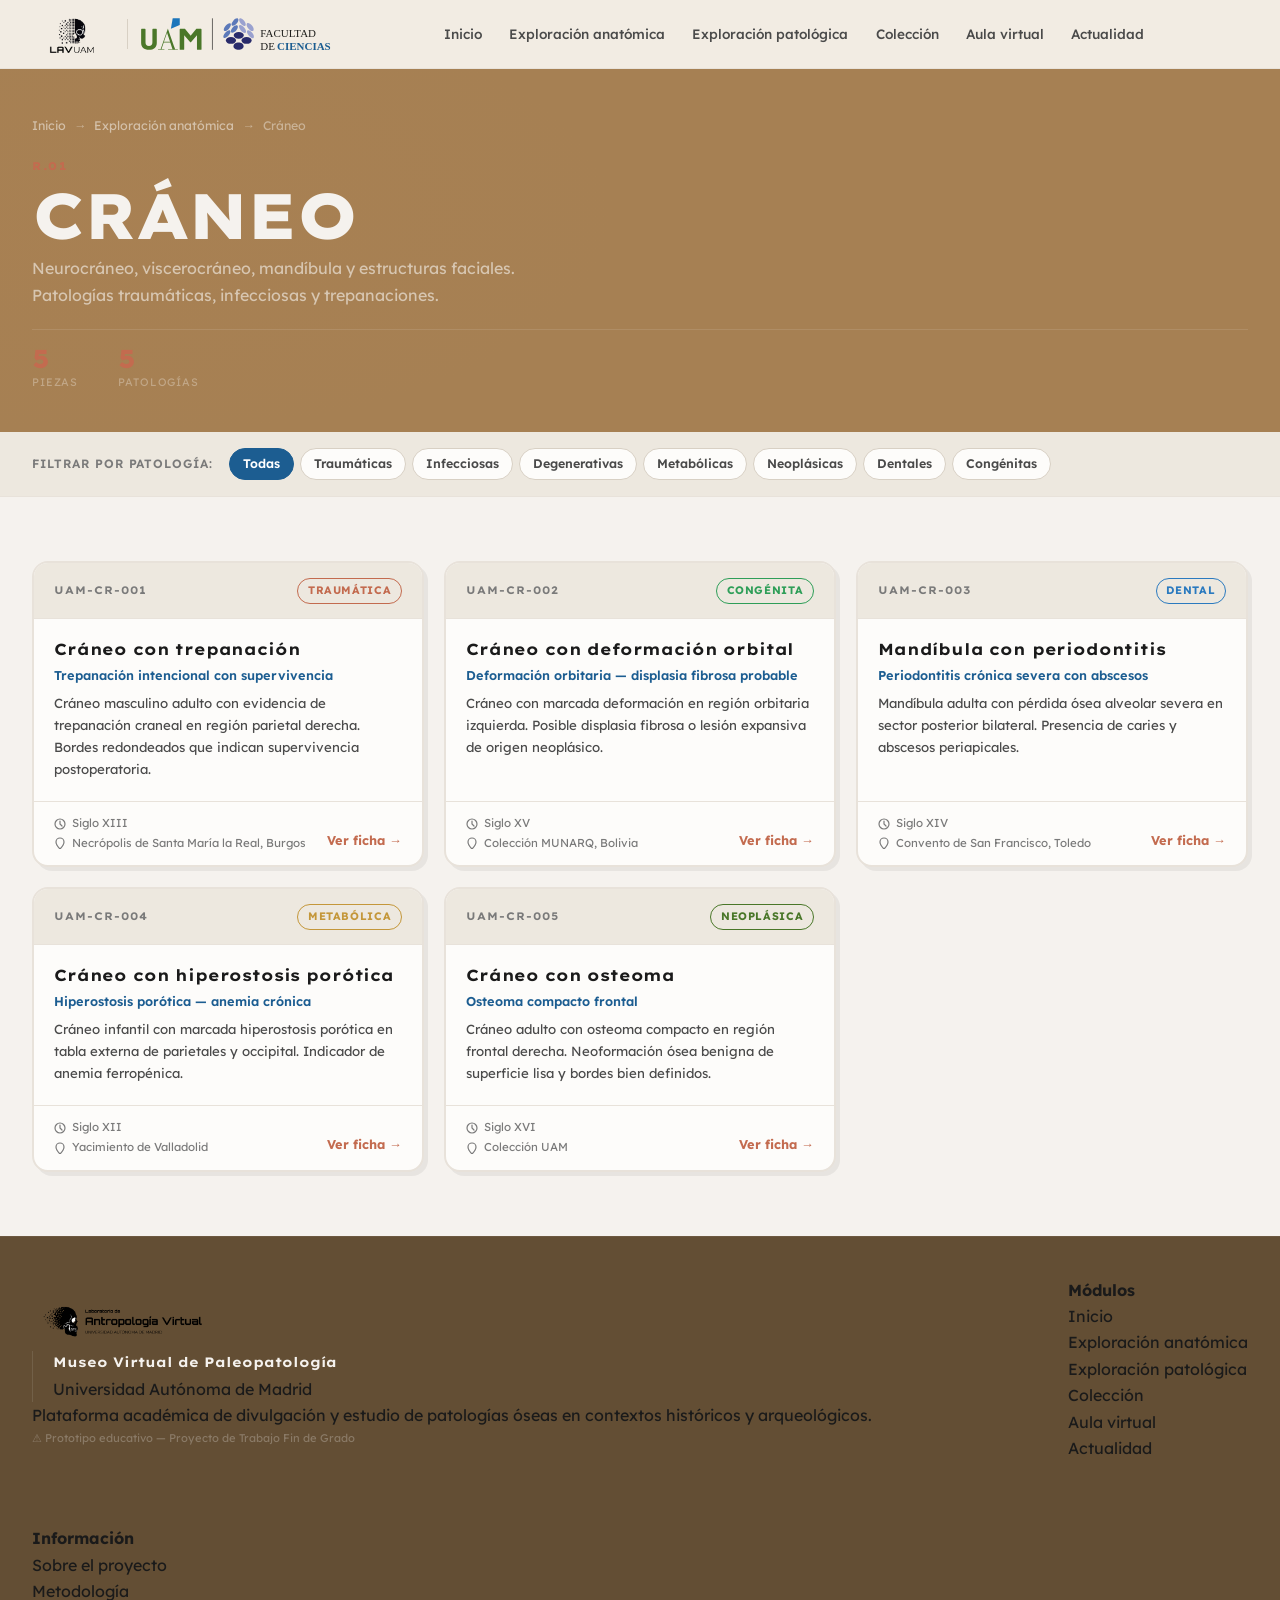
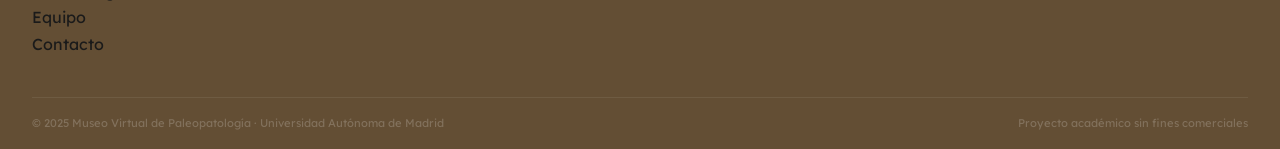
<file: region.html>
<!DOCTYPE html>
<html lang="es">
<head>
  <meta charset="UTF-8" />
  <meta name="viewport" content="width=device-width, initial-scale=1.0" />
  <title>Exploración anatómica — Museo Virtual de Paleopatología</title>
  <link rel="preconnect" href="https://fonts.googleapis.com" />
  <link rel="preconnect" href="https://fonts.gstatic.com" crossorigin />
  <link href="https://fonts.googleapis.com/css2?family=Lexend:wght@300;400;500;600&family=Lexend+Exa:wght@400;500;600;700;800&display=swap" rel="stylesheet" />
  <link rel="stylesheet" href="styles.css" />
  <link rel="icon" type="image/png" href="assets/img/favicon.png" />
</head>
<body>

  <!-- HEADER (igual que index.html) -->
  <header class="site-header" id="site-header">
    <div class="header-inner">
      <div class="header-brand">
        <div class="lav-logo-wrap">
          <img src="assets/img/logo_lav_uam.png" alt="Laboratorio de Antropología Virtual" class="lav-logo-img" />
        </div>
        <div class="brand-divider"></div>
        <div class="uam-logo-wrap">
          <img src="assets/img/logo_uam.svg" alt="Universidad Autónoma de Madrid - Facultad de Ciencias" class="uam-logo-img" />
        </div>
      </div>
      <nav class="main-nav" id="main-nav">
        <ul class="nav-list">
          <li><a href="index.html" class="nav-link">Inicio</a></li>
          <li><a href="index.html#anatomica" class="nav-link active">Exploración anatómica</a></li>
          <li><a href="index.html#patologica" class="nav-link">Exploración patológica</a></li>
          <li><a href="coleccion.html" class="nav-link">Colección</a></li>
          <li><a href="index.html#aula" class="nav-link">Aula virtual</a></li>
          <li><a href="index.html#actualidad" class="nav-link">Actualidad</a></li>
        </ul>
      </nav>
      <button class="nav-toggle" id="nav-toggle" aria-label="Abrir menú">
        <span></span><span></span><span></span>
      </button>
    </div>
  </header>

  <main>

    <!-- HERO DE REGIÓN -->
    <section class="region-hero" id="region-hero">
      <div class="region-hero-inner">
        <div class="region-hero-breadcrumb">
          <a href="index.html">Inicio</a>
          <span>→</span>
          <a href="index.html#anatomica">Exploración anatómica</a>
          <span>→</span>
          <span id="breadcrumb-region">Región</span>
        </div>
        <div class="region-hero-content">
          <div class="region-hero-tag" id="region-tag">R.01</div>
          <h1 class="region-hero-title" id="region-titulo">Cráneo</h1>
          <p class="region-hero-desc" id="region-descripcion">Neurocráneo, viscerocráneo, mandíbula y estructuras faciales.</p>
        </div>
        <div class="region-hero-stats">
          <div class="region-stat">
            <span class="region-stat-num" id="stat-piezas">0</span>
            <span class="region-stat-label">Piezas</span>
          </div>
          <div class="region-stat">
            <span class="region-stat-num" id="stat-patologias">0</span>
            <span class="region-stat-label">Patologías</span>
          </div>
        </div>
      </div>
    </section>

    <!-- FILTROS -->
    <section class="region-filtros">
      <div class="region-filtros-inner">
        <span class="filtros-label">Filtrar por patología:</span>
        <div class="filtros-wrap" id="filtros-wrap">
          <button class="filtro-btn filtro-btn--active" data-filtro="todas">Todas</button>
          <button class="filtro-btn" data-filtro="traumatica">Traumáticas</button>
          <button class="filtro-btn" data-filtro="infecciosa">Infecciosas</button>
          <button class="filtro-btn" data-filtro="degenerativa">Degenerativas</button>
          <button class="filtro-btn" data-filtro="metabolica">Metabólicas</button>
          <button class="filtro-btn" data-filtro="neoplasica">Neoplásicas</button>
          <button class="filtro-btn" data-filtro="dental">Dentales</button>
          <button class="filtro-btn" data-filtro="congenita">Congénitas</button>
        </div>
      </div>
    </section>

    <!-- GRID DE PIEZAS -->
    <section class="region-piezas">
      <div class="region-piezas-inner">
        <div class="piezas-grid" id="piezas-grid">
          <!-- Las cards se generan con JavaScript -->
        </div>
        <div class="piezas-empty" id="piezas-empty" style="display:none;">
          <p>No hay piezas con este tipo de patología en esta región.</p>
        </div>
      </div>
    </section>

  </main>

  <!-- FOOTER -->
  <footer class="site-footer">
    <div class="footer-inner">
      <div class="footer-brand-col">
        <div class="footer-logo">
          <img src="assets/img/logo_lav_uam2.png" alt="Laboratorio de Antropología Visual UAM" class="footer-lav-img" />
          <div class="footer-logo-text">
            <span class="footer-project">Museo Virtual de Paleopatología</span>
            <span class="footer-inst">Universidad Autónoma de Madrid</span>
          </div>
        </div>
        <p class="footer-desc">Plataforma académica de divulgación y estudio de patologías óseas en contextos históricos y arqueológicos.</p>
        <p class="footer-proto">⚠ Prototipo educativo — Proyecto de Trabajo Fin de Grado</p>
      </div>
      <div class="footer-nav-col">
        <h4 class="footer-col-title">Módulos</h4>
        <ul class="footer-nav-list">
          <li><a href="index.html">Inicio</a></li>
          <li><a href="index.html#anatomica">Exploración anatómica</a></li>
          <li><a href="index.html#patologica">Exploración patológica</a></li>
          <li><a href="coleccion.html">Colección</a></li>
          <li><a href="index.html#aula">Aula virtual</a></li>
          <li><a href="index.html#actualidad">Actualidad</a></li>
        </ul>
      </div>
      <div class="footer-info-col">
        <h4 class="footer-col-title">Información</h4>
        <ul class="footer-nav-list">
          <li><a href="#">Sobre el proyecto</a></li>
          <li><a href="#">Metodología</a></li>
          <li><a href="#">Equipo</a></li>
          <li><a href="#">Contacto</a></li>
        </ul>
      </div>
    </div>
    <div class="footer-bottom">
      <span>© 2025 Museo Virtual de Paleopatología · Universidad Autónoma de Madrid</span>
      <span>Proyecto académico sin fines comerciales</span>
    </div>
  </footer>

  <script src="script.js"></script>
  <script src="region-script.js"></script>
</body>
</html>
</file>
<file: styles.css>
/* =============================================================
   MUSEO VIRTUAL DE PALEOPATOLOGÍA — UAM
   styles.css
   ============================================================= */

/* ─────────────────────────────────────────
   0. RESET & BASE
   ───────────────────────────────────────── */
*, *::before, *::after {
  box-sizing: border-box;
  margin: 0;
  padding: 0;
}

html {
  scroll-behavior: smooth;
  font-size: 16px;
}

body {
  font-family: 'Lexend', sans-serif;
  font-weight: 400;
  color: var(--color-text);
  background-color: var(--color-bg);
  line-height: 1.65;
  -webkit-font-smoothing: antialiased;
}

img, svg { display: block; max-width: 100%; }
a { text-decoration: none; color: inherit; }
ul { list-style: none; }
button { cursor: pointer; border: none; background: none; font: inherit; }

/* ─────────────────────────────────────────
   1. CSS VARIABLES — PALETA Y DISEÑO
   ───────────────────────────────────────── */
:root {
  /* ── Paleta de módulos ── */
  --color-anatomica:       #c36b4f;
  --color-patologica:      #C4973A;
  --color-aula:            #2B7ABF;
  --color-actualidad:      #2E9E58;

  /* ── Paleta UAM institucional ── */
  --color-uam-verde:       #4A7729;
  --color-uam-azul:        #1C5D91;

  /* ── Acentos y acción ── */
  --color-accent-yellow:   #E8521A;
  --color-green-vivo:      #C4973A;
  --color-coral:           #2E9E58;
  --color-mostaza:         #C4973A;
  --color-green-oliva:     #4A7729;
  --color-blue-medium:     #2B7ABF;
  --color-blue-dark:       #1C5D91;
  --color-burdeos:         #8F243C;

  /* ── Fondos ── */
  --color-bg:              #F5F2EE;
  --color-bg-crema:        #EDE8DF;
  --color-bg-white:        #FDFCFA;
  --color-bg-dark:         #A68053;
  --color-bg-navy:         #634e34;

  /* ── Texto ── */
  --color-text:            #1A1A1A;
  --color-text-soft:       #4A4A4A;
  --color-text-muted:      #7A7A7A;
  --color-text-light:      #F5F2EE;

  /* ── Bordes ── */
  --color-border:          #D8D0C4;
  --color-border-soft:     #E8E2DA;

  /* ── Translúcidos ── */
  --color-blue-alpha:      rgba(28, 93, 145, 0.08);
  --color-yellow-alpha:    rgba(232, 82, 26, 0.10);
  --color-mostaza-alpha:   rgba(196, 151, 58, 0.12);
  --color-green-alpha:     rgba(74, 119, 41, 0.10);

  /* ── Módulos hero ── */
  --anat-bg:               #c36b4f;
  --anat-hover:            #e8956d;
  --anat-border:           #1a1a1a;
  --pato-bg:               #C4973A;
  --pato-hover:            #F0C96A;
  --pato-border:           #1a1a1a;
  --coleccion-bg:          #9B3060;
  --coleccion-hover:       #c4607a;
  --coleccion-border:      #1a1a1a;
  --aula-bg:               #2B7ABF;
  --aula-hover:            #72B3F0;
  --aula-border:           #1a1a1a;
  --actu-bg:               #2E9E58;
  --actu-hover:            #72D496;
  --actu-border:           #1a1a1a;

  /* ── Tipografía ── */
  --font-body:   'Lexend', sans-serif;
  --font-title:  'Lexend Exa', sans-serif;

  /* ── Espaciado ── */
  --space-xs:    0.5rem;
  --space-sm:    1rem;
  --space-md:    1.5rem;
  --space-lg:    2.5rem;
  --space-xl:    4rem;
  --space-xxl:   6rem;

  /* ── Layout ── */
  --max-width:   1280px;
  --gutter:      2rem;
  --radius-sm:   4px;
  --radius-md:   8px;
  --radius-lg:   16px;

  /* ── Transiciones ── */
  --ease:        cubic-bezier(0.25, 0.46, 0.45, 0.94);
  --duration:    0.28s;
}

/* ─────────────────────────────────────────
   2. UTILIDADES TIPOGRÁFICAS
   ───────────────────────────────────────── */
.section-tag {
  display: inline-flex;
  align-items: center;
  gap: 0.4rem;
  font-family: var(--font-body);
  font-size: 0.72rem;
  font-weight: 600;
  letter-spacing: 0.12em;
  text-transform: uppercase;
  color: var(--color-uam-azul);
  background: var(--color-blue-alpha);
  border: 1px solid rgba(28, 93, 145, 0.15);
  padding: 0.3rem 0.75rem;
  border-radius: 100px;
  margin-bottom: var(--space-sm);
}

.section-tag--light {
  color: var(--color-bg-white);
  background: rgba(255,255,255,0.14);
  border-color: rgba(255,255,255,0.2);
}

.section-title {
  font-family: var(--font-title);
  font-size: clamp(1.8rem, 3.5vw, 2.8rem);
  font-weight: 700;
  line-height: 1.15;
  color: var(--color-text);
  letter-spacing: -0.02em;
  margin-bottom: var(--space-sm);
}

.section-desc {
  font-size: 1.05rem;
  color: var(--color-text-soft);
  max-width: 56ch;
  line-height: 1.7;
}

/* ─────────────────────────────────────────
   3. BOTONES
   ───────────────────────────────────────── */
.btn {
  display: inline-flex;
  align-items: center;
  gap: 0.5rem;
  font-family: var(--font-body);
  font-size: 0.9rem;
  font-weight: 500;
  padding: 0.75rem 1.5rem;
  border-radius: var(--radius-md);
  transition: all var(--duration) var(--ease);
  position: relative;
  overflow: hidden;
}

.btn--primary {
  background: var(--color-uam-azul);
  color: var(--color-text-light);
  border: 2px solid var(--color-uam-azul);
}
.btn--primary:hover {
  background: var(--color-bg-dark);
  border-color: var(--color-bg-dark);
  transform: translateY(-2px);
  box-shadow: 0 8px 24px rgba(28, 93, 145, 0.28);
}
.btn--primary::after {
  content: '';
  position: absolute;
  bottom: 0; left: 0;
  width: 100%; height: 2px;
  background: var(--color-anatomica);
  transform: scaleX(0);
  transform-origin: left;
  transition: transform var(--duration) var(--ease);
}
.btn--primary:hover::after { transform: scaleX(1); }

.btn--outline {
  background: transparent;
  color: var(--color-uam-azul);
  border: 2px solid var(--color-uam-azul);
}
.btn--outline:hover {
  background: var(--color-uam-azul);
  color: var(--color-text-light);
  transform: translateY(-2px);
}

.btn--sm { font-size: 0.82rem; padding: 0.55rem 1.1rem; }

/* ─────────────────────────────────────────
   4. HEADER
   ───────────────────────────────────────── */
.site-header {
  position: fixed;
  top: 0; left: 0; right: 0;
  z-index: 100;
  background: rgba(249, 246, 240, 0.92);
  backdrop-filter: blur(12px);
  -webkit-backdrop-filter: blur(12px);
  border-bottom: 1px solid var(--color-border-soft);
  transition: background var(--duration) var(--ease), box-shadow var(--duration) var(--ease);
}

.site-header.is-scrolled {
  background: rgba(249, 246, 240, 0.98);
  box-shadow: 0 2px 20px rgba(0,0,0,0.07);
}

.header-inner {
  max-width: var(--max-width);
  margin: 0 auto;
  padding: 0 var(--gutter);
  height: 68px;
  display: flex;
  align-items: center;
  position: relative;
  width: 100%;
}

.header-brand {
  display: flex;
  align-items: center;
  gap: 0.75rem;
  flex-shrink: 0;
  flex: 0 0 auto;
}

.uam-logo-wrap {
  display: flex;
  align-items: center;
  gap: 0.6rem;
}

.uam-logo-img {
  height: 40px;
  max-width: 200px;
  width: auto;
  display: block;
}

.lav-logo-img {
  height: 65px;
  max-width: 200px;
  width: auto;
  display: block;
}

.brand-divider {
  width: 1px;
  height: 30px;
  background: var(--color-border);
}

/* ── Nav centrado ── */
.main-nav {
  flex: 1;
  display: flex;
  justify-content: center;
  position: static;
  transform: none;
  pointer-events: all;
  z-index: 1;
}

.nav-list {
  display: flex;
  align-items: center;
  gap: 0.5rem;
  pointer-events: all;
}

.nav-link {
  font-size: 0.85rem;
  font-weight: 500;
  color: var(--color-text-soft);
  padding: 0.4rem 0.6rem;
  border-radius: var(--radius-sm);
  transition: color var(--duration) var(--ease), background var(--duration) var(--ease);
  position: relative;
  white-space: nowrap;
}

.nav-link::after {
  content: '';
  position: absolute;
  bottom: 2px; left: 0.7rem; right: 0.7rem;
  height: 2px;
  background: var(--color-anatomica);
  border-radius: 2px;
  transform: scaleX(0);
  transition: transform var(--duration) var(--ease);
}

.nav-link:hover { color: var(--color-uam-azul); }
.nav-link:hover::after,
.nav-link.active::after { transform: scaleX(1); }
.nav-link.active { color: var(--color-uam-azul); font-weight: 600; }

/* ── Hamburger ── */
.nav-toggle {
  display: none;
  flex-direction: column;
  gap: 5px;
  padding: 4px;
  margin-left: auto;
}
.nav-toggle span {
  display: block;
  width: 22px;
  height: 2px;
  background: var(--color-text);
  border-radius: 2px;
  transition: all var(--duration) var(--ease);
}
.nav-toggle.is-open span:nth-child(1) { transform: translateY(7px) rotate(45deg); }
.nav-toggle.is-open span:nth-child(2) { opacity: 0; }
.nav-toggle.is-open span:nth-child(3) { transform: translateY(-7px) rotate(-45deg); }

/* ─────────────────────────────────────────
   5. BARRA DE PROGRESO DE LECTURA
   ───────────────────────────────────────── */
.reading-progress {
  position: fixed;
  top: 68px;
  left: 0;
  width: 0%;
  height: 3px;
  background: var(--color-anatomica);
  z-index: 101;
  transition: width 0.1s linear;
}

/* ─────────────────────────────────────────
   6. HERO PRINCIPAL
   ───────────────────────────────────────── */

/* ── Contenedor compartido hero + módulos ── */
.hero-wrapper {
  position: relative;
  overflow: hidden;
}

.hero-wrapper::before {
  content:'';
  position:absolute;
  inset:0;
  background-image: url('assets/img/fondo_hero.png');
  background-size: cover;
  background-position: center;
  opacity: 0.35;
  mix-blend-mode: multiply;
  z-index: 0;
  will-change: transform;
  transform: translateY(var(--parallax-y, 0));
  transition: none;
}

.hero-wrapper .hero-bg,
.hero-wrapper .hero-bg-img {
  display:none;
}

/* ── Hero principal ── */
.hero-principal {
  position: relative;
  min-height: 85vh;
  display: flex;
  flex-direction: column;
  justify-content: center;
  padding: calc(68px + 3rem) var(--gutter) 0rem;
  overflow: hidden;
  background: transparent;
}

.hero-bg {
  position: absolute;
  inset: 0;
  z-index: 0;
}
.hero-bg-img {
  width: 100%;
  height: 100%;
  object-fit: cover;
  object-position: center;
  opacity: 0.35;
  mix-blend-mode: multiply;
}

.hero-overlay {
  position: absolute;
  inset: 0;
  z-index: 2;
  background: linear-gradient(
    105deg,
      rgba(245, 242, 238, 0.95) 0%,
      rgba(245, 242, 238, 0.75) 35%,
      rgba(245, 242, 238, 0.2) 55%,
      transparent 70%
    );
}

.hero-inner {
  position: relative;
  z-index: 3;
  max-width: var(--max-width);
  margin: 0 auto;
  width: 100%;
  display: grid;
  grid-template-columns: 1fr 380px;
  gap: var(--space-xl);
  align-items: center;
}

.hero-left {
  display: flex;
  flex-direction: column;
  gap: 1.5rem;
}

.hero-tag {
  display: inline-flex;
  align-items: center;
  gap: 0.6rem;
  font-size: 0.72rem;
  font-weight: 600;
  letter-spacing: 0.12em;
  text-transform: uppercase;
  color: #1a1a1a;
  background: #fff;
  border: 2px solid #1a1a1a;
  box-shadow: 3px 3px 0px #1a1a1a;
  padding: 0.35rem 0.9rem;
  width: fit-content;
}

.hero-tag-divider { opacity: 0.3; }

.hero-h1 {
  font-family: var(--font-title);
  font-size: clamp(2.8rem, 6vw, 5.5rem);
  font-weight: 800;
  line-height: 0.95;
  letter-spacing: -0.02em;
  color: #1a1a1a;
  text-transform: uppercase;
}

.hero-h1-accent {
  color: #C36B4F;
  display: inline-block;
  position: relative;
}
.hero-h1-accent::after {
  content: '';
  position: absolute;
  bottom: 2px; left: 0; right: 0;
  height: 4px;
  background: #C36B4F;
  border-radius: 2px;
}

.hero-sub {
  font-size: 1.1rem;
  color: #3a3a3a;
  line-height: 1.7;
  max-width: 48ch;
  border-left: 4px solid #C36B4F;
  padding-left: 1rem;
}

.hero-actions {
  display: flex;
  align-items: center;
  gap: 2.5rem;
  flex-wrap: wrap;
}

.hero-btn {
  display: inline-block;
  font-family: var(--font-title);
  font-size: 0.85rem;
  font-weight: 800;
  letter-spacing: 0.08em;
  text-transform: uppercase;
  color: #fff;
  background: #C36B4F;
  border: 2px solid #1a1a1a;
  box-shadow: 4px 4px 0px #1a1a1a;
  padding: 0.9rem 2rem;
  transition: box-shadow 0.15s ease, transform 0.15s ease, background 0.15s ease;
}
.hero-btn:hover {
  box-shadow: 7px 7px 0px #1a1a1a;
  transform: translate(-2px, -2px);
  background: #a8543a;
}
.hero-btn:active {
  box-shadow: 2px 2px 0px #1a1a1a;
  transform: translate(1px, 1px);
}

.hero-stats { display: flex; gap: 1.5rem; }
.hero-stat { display: flex; flex-direction: column; gap: 1px; }
.hero-stat-num {
  font-family: var(--font-title);
  font-size: 1.4rem;
  font-weight: 800;
  color: #1a1a1a;
  line-height: 1;
}
.hero-stat-label {
  font-size: 0.68rem;
  text-transform: uppercase;
  letter-spacing: 0.08em;
  color: #888;
}

.hero-right {
  display: flex;
  align-items: center;
  justify-content: center;
}

/* ── Pieza destacada 3D ── */
.hero-pieza {
  width: 100%;
  background: #fff;
  border: 2px solid #1a1a1a;
  box-shadow: 6px 6px 0px #1a1a1a;
  display: flex;
  flex-direction: column;
  overflow: hidden;
}

.hero-pieza-header {
  display: flex;
  align-items: center;
  justify-content: space-between;
  gap: 0.75rem;
  padding: 0.75rem 1rem;
  border-bottom: 2px solid #1a1a1a;
  background: #F5F2EE;
  flex-wrap: wrap;
}

.hero-pieza-label {
  font-family: var(--font-title);
  font-size: 0.65rem;
  font-weight: 800;
  letter-spacing: 0.14em;
  text-transform: uppercase;
  color: #1a1a1a;
}

.hero-pieza-tags { display: flex; gap: 0.4rem; flex-wrap: wrap; }

.hero-pieza-tag {
  font-size: 0.68rem;
  font-weight: 600;
  letter-spacing: 0.06em;
  text-transform: uppercase;
  padding: 0.2rem 0.6rem;
  border: 1.5px solid #1a1a1a;
  color: #1a1a1a;
  background: #fff;
}

.hero-pieza-tag--pato {
  background: #C36B4F;
  color: #fff;
  border-color: #C36B4F;
}

.hero-pieza-visor {
  width: 100%;
  aspect-ratio: 4 / 3;
  background: #0a0a0a;
  position: relative;
  overflow: hidden;
}
.hero-pieza-visor iframe {
  position: absolute;
  inset: 0;
  width: 100%;
  height: 100%;
  border: none;
  display: block;
}

.hero-pieza-footer {
  padding: 0.9rem 1rem;
  border-top: 2px solid #1a1a1a;
  display: flex;
  align-items: center;
  justify-content: space-between;
  gap: 1rem;
  background: #fff;
}

.hero-pieza-info { display: flex; flex-direction: column; gap: 2px; }
.hero-pieza-cod {
  font-size: 0.65rem;
  font-weight: 700;
  letter-spacing: 0.1em;
  text-transform: uppercase;
  color: #aaa;
}
.hero-pieza-nombre {
  font-family: var(--font-title);
  font-size: 0.9rem;
  font-weight: 800;
  color: #1a1a1a;
  text-transform: uppercase;
  letter-spacing: 0.02em;
}
.hero-pieza-desc {
  font-size: 0.75rem;
  color: #666;
  line-height: 1.4;
  max-width: 28ch;
}
.hero-pieza-link {
  font-size: 0.78rem;
  font-weight: 700;
  color: #C36B4F;
  white-space: nowrap;
  transition: opacity 0.15s ease;
  flex-shrink: 0;
}
.hero-pieza-link:hover { opacity: 0.7; text-decoration: underline; text-underline-offset: 3px; }

.hero-scroll-hint {
  position: relative;
  z-index: 2;
  display: flex;
  align-items: center;
  gap: 1rem;
  margin-top: 3rem;
  max-width: var(--max-width);
  margin-left: auto;
  margin-right: auto;
  width: 100%;
}
.hero-scroll-hint span {
  font-size: 0.65rem;
  font-weight: 700;
  letter-spacing: 0.14em;
  text-transform: uppercase;
  color: #aaa;
  white-space: nowrap;
}
.hero-scroll-line {
  height: 1px;
  flex: 1;
  background: linear-gradient(to right, #ccc, transparent);
}

/* ─────────────────────────────────────────
   7. HERO MÓDULOS (inicio)
   ───────────────────────────────────────── */
.hero-principal,
.hero-modulos {
  background: transparent;
  position: relative;
  z-index:1;
}

 .hero-modulos {
  padding: 1rem var(--gutter) var(--space-xl);
  display: flex;
  align-items: center;
}

.hero-modulos-inner {
  max-width: var(--max-width);
  margin: 0 auto;
  width: 100%;
  display: grid;
  grid-template-columns: 1fr 1fr 320px;
  gap: 1rem;
  align-items: stretch;
}

/* ── Tarjeta base ── */
.hmod-card {
  border-radius: var(--radius-lg);
  border: 3px solid #1a1a1a;
  box-shadow: 6px 6px 0px #1a1a1a;
  display: flex;
  flex-direction: column;
  overflow: hidden;
  transition: box-shadow 0.18s ease, transform 0.18s ease;
  position: relative;
}
.hmod-card:hover {
  box-shadow: 10px 10px 0px #1a1a1a;
  transform: translate(-2px, -2px);
}

/* ── Fondos por módulo ── */
.hmod-card--anatomica {
  background-color: var(--anat-bg);
  background-image: url('assets/img/exploracion_anatomica.png');
  background-repeat: no-repeat;
  background-position: bottom right;
  background-size: 52%;
}
.hmod-card--patologica {
  background-color: var(--pato-bg);
  background-image: url('assets/img/exploracion_patologica.png');
  background-repeat: no-repeat;
  background-position: bottom right;
  background-size: 48%;
}
.hmod-card--coleccion {
  background-color: var(--coleccion-bg);
  background-image: url('assets/img/coleccion.png');
  background-repeat: no-repeat;
  background-position: top right;
  background-size: 35%;
  flex: 1;
}
.hmod-card--aula {
  background-color: var(--aula-bg);
  background-image: url('assets/img/aula_virtual.png');
  background-repeat: no-repeat;
  background-position: top right;
  background-size: 35%;
  flex: 1;
}
.hmod-card--actualidad {
  background-color: var(--actu-bg);
  background-image: url('assets/img/actualidad.png');
  background-repeat: no-repeat;
  background-position: top right;
  background-size: 35%;
  flex: 1;
}

/* ── Cuerpo de texto ── */
.hmod-body {
  padding: 1.25rem 1.25rem 0.75rem;
  display: flex;
  flex-direction: column;
  gap: 0.6rem;
  flex: 1;
}

/* ── Títulos grandes (col 1 y 2) ── */
.hmod-title {
  font-family: var(--font-title);
  font-size: clamp(1.8rem, 2.8vw, 2.4rem);
  font-weight: 800;
  line-height: 1.0;
  letter-spacing: 0.02em;
  text-transform: uppercase;
  color: #1a1a1a;
  text-shadow: none;
}

/* ── Títulos pequeños (col 3) ── */
.hmod-title-sm {
  font-family: var(--font-title);
  font-size: clamp(1.1rem, 1.6vw, 1.4rem);
  font-weight: 800;
  line-height: 1.1;
  letter-spacing: 0.02em;
  text-transform: uppercase;
  color: #1a1a1a;
  text-shadow: none;
}

/* ── Subtítulos ── */
.hmod-sub {
  font-size: 0.83rem;
  color: rgba(0,0,0,0.7);
  line-height: 1.55;
  max-width: 32ch;
}
.hmod-sub-sm {
  font-size: 0.78rem;
  color: rgba(0,0,0,0.7);
  line-height: 1.55;
  flex: 1;
}

/* ── Tags ── */
.hmod-tags {
  display: flex;
  flex-wrap: wrap;
  gap: 0.35rem;
}

.hmod-tag {
  font-size: 0.72rem;
  font-weight: 600;
  color: #1a1a1a;
  background: rgba(255,255,255,0.3);
  border: 1.5px solid rgba(0,0,0,0.2);
  padding: 0.22rem 0.6rem;
  border-radius: 100px;
  transition: background 0.18s ease;
  letter-spacing: 0.02em;
  backdrop-filter: blur(4px);
}
.hmod-tag:hover {
  background: rgba(255,255,255,0.5);
}

/* ── Botón principal translúcido ── */
.hmod-btn {
  display: block;
  font-family: var(--font-body);
  font-size: 0.82rem;
  font-weight: 700;
  letter-spacing: 0.03em;
  text-align: center;
  padding: 0.75rem 1.25rem;
  border-top: 2px solid rgba(0,0,0,0.25);
  color: #1a1a1a;
  background: rgba(255,255,255,0.25);
  backdrop-filter: blur(6px);
  transition: background 0.18s ease, color 0.18s ease;
  margin-top: auto;
}
.hmod-btn:hover {
  background: rgba(255,255,255,0.45);
}

/* ── Link pequeño ── */
.hmod-link-sm {
  font-size: 0.82rem;
  font-weight: 700;
  color: rgba(0,0,0,0.7);
  text-decoration: underline;
  text-underline-offset: 3px;
  text-decoration-thickness: 1.5px;
  transition: color 0.18s ease;
  margin-top: auto;
}
.hmod-card--coleccion  .hmod-link-sm:hover { color: var(--coleccion-hover); }
.hmod-card--aula       .hmod-link-sm:hover { color: var(--aula-hover); }
.hmod-card--actualidad .hmod-link-sm:hover { color: var(--actu-hover); }

/* ── Columna pequeña ── */
.hmod-col-small {
  display: flex;
  flex-direction: column;
  gap: 0.75rem;
}

/* ─────────────────────────────────────────
   8. EXPLORACIÓN ANATÓMICA
   ───────────────────────────────────────── */
.anatomica-section {
  background: var(--color-bg-dark);
  padding: var(--space-xxl) var(--gutter);
  margin-top: var(space-xl);
  position: relative;
  overflow: hidden;
}

.anatomica-section::before {
  content: '';
  position: absolute;
  inset: 0;
  background:
    radial-gradient(ellipse 120% 100% at 15% 50%, rgba(180, 130, 80, 0.8) 0%, transparent 65%),
    radial-gradient(ellipse 80% 80% at 85% 30%, rgba(160, 110, 60, 0.6) 0%, transparent 65%);
  pointer-events: none;
  z-index: 0;
}

.anatomica-inner {
  max-width: var(--max-width);
  margin: 0 auto;
  position: relative;
  z-index: 1;
}

.anatomica-header { margin-bottom: var(--space-md); }
.anatomica-header .section-title { color: var(--color-text-light); }
.anatomica-header .section-desc { color: rgba(255,255,255,0.55); }

.anatomica-layout {
  display: grid;
  grid-template-columns: 480px 1fr;
  gap: var(--space-xl);
  align-items: start;
}

.anatomica-figure {
  position: sticky;
  top: 90px;
}

.anatomica-skeleton-wrap {
  display: flex;
  justify-content: center;
  padding: var(--space-md);
}

/* ── Hotspots ── */
.skeleton-hotspot-container {
  position: relative;
  width: 100%;
  max-width: 420px;
  margin: 0 auto;
}

.skeleton-real-img {
  width: 100%;
  height: auto;
  display: block;
  filter: drop-shadow(0 8px 32px rgba(0,0,0,0.25));
}

.sk-hotspot {
  position: absolute;
  transform: translate(-50%, -50%);
  background: none;
  border: none;
  cursor: pointer;
  display: flex;
  align-items: center;
  gap: 0.5rem;
  padding: 4px;
  z-index: 10;
  text-decoration: none;
}

.sk-hotspot-dot {
  width: 14px;
  height: 14px;
  border-radius: 50%;
  flex-shrink: 0;
  position: relative;
  display: block;
  transition: transform 0.2s ease;
}
.sk-hotspot:hover .sk-hotspot-dot { transform: scale(1.4); }

.sk-hotspot-dot::after {
  content: '';
  position: absolute;
  inset: -4px;
  border-radius: 50%;
  border: 2px solid currentColor;
  animation: hotspot-ring 2s ease-in-out infinite;
  opacity: 0;
}
@keyframes hotspot-ring {
  0%   { transform: scale(0.8); opacity: 0.8; }
  100% { transform: scale(1.8); opacity: 0; }
}

.sk-hotspot-dot--yellow  { background: var(--color-anatomica); color: var(--color-anatomica); }
.sk-hotspot-dot--green   { background: var(--color-aula);      color: var(--color-aula); }
.sk-hotspot-dot--mostaza { background: var(--color-patologica); color: var(--color-patologica); }
.sk-hotspot-dot--coral   { background: var(--color-actualidad); color: var(--color-actualidad); }

.sk-hotspot-label {
  font-size: 0.7rem;
  font-weight: 700;
  letter-spacing: 0.08em;
  text-transform: uppercase;
  color: #fff;
  background: #1a1a1a;
  padding: 0.2rem 0.55rem;
  border-radius: 3px;
  white-space: nowrap;
  opacity: 0;
  pointer-events: none;
  transition: opacity 0.2s ease, transform 0.2s ease;
  transform: translateX(-4px);
}
.sk-hotspot-label--left { order: -1; transform: translateX(4px); }
.sk-hotspot:hover .sk-hotspot-label { opacity: 1; transform: translateX(0); }
.sk-hotspot.is-active .sk-hotspot-dot { transform: scale(1.5); }
.sk-hotspot.is-active .sk-hotspot-label { opacity: 1; transform: translateX(0); }

/* ── Region cards ── */
.anatomica-cards {
  display: grid;
  grid-template-columns: 1fr 1fr;
  gap: 1.25rem;
  align-content: start;
}

.region-card {
  border: 3px solid rgba(255, 255, 255, 0.4);
  border-radius: var(--radius-lg);
  box-shadow: 5px 5px 0px rgba(0,0,0,0.35);
  padding: 1.5rem;
  display: flex;
  flex-direction: column;
  gap: 0.6rem;
  cursor: pointer;
  transition: transform 0.18s ease, box-shadow 0.18s ease;
}
.region-card:hover {
  transform: translate(-2px, -2px);
  box-shadow: 8px 8px 0px rgba(0,0,0,0.4);
}

.region-card[data-region="cranio"] { background: rgba(195, 107, 79, 0.28); border-color: rgba(195, 107, 79, 0.6); }
.region-card[data-region="tronco"] { background: rgba(196, 151, 58, 0.28); border-color: rgba(196, 151, 58, 0.6); }
.region-card[data-region="sup"]    { background: rgba(43, 122, 191, 0.28); border-color: rgba(43, 122, 191, 0.6); }
.region-card[data-region="inf"]    { background: rgba(46, 158, 88, 0.28);  border-color: rgba(46, 158, 88, 0.6); }

.region-card-header { display: flex; align-items: center; gap: 0.5rem; margin-bottom: 0.25rem; }

.region-dot { width: 10px; height: 10px; border-radius: 50%; }
.region-dot--yellow  { background: var(--color-anatomica); }
.region-dot--green   { background: var(--color-patologica); }
.region-dot--mostaza { background: var(--color-aula); }
.region-dot--coral   { background: var(--color-actualidad); }

.region-code {
  font-family: var(--font-title);
  font-size: 0.65rem;
  font-weight: 700;
  color: rgba(255,255,255,0.35);
  letter-spacing: 0.1em;
}

.region-title {
  font-family: var(--font-title);
  font-size: 1.15rem;
  font-weight: 700;
  color: var(--color-text-light);
  letter-spacing: 0.04em;
  text-transform: uppercase;
}

.region-desc {
  font-size: 0.85rem;
  color: rgba(255,255,255,0.6);
  line-height: 1.65;
}

.region-stats {
  display: flex;
  gap: 0.5rem;
  font-size: 0.75rem;
  color: rgba(255,255,255,0.35);
}

.region-link {
  font-size: 0.82rem;
  font-weight: 700;
  background: rgba(0,0,0,0.2);
  border: 1.5px solid rgba(255,255,255,0.25);
  padding: 0.3rem 0.75rem;
  display: inline-block;
  width: fit-content;
  border-radius: var(--radius-sm);
  transition: background 0.18s ease, border-color 0.18s ease;
}
.region-link:hover { background: rgba(0,0,0,0.3); border-color: rgba(255,255,255,0.5); }

.region-card[data-region="cranio"] .region-link { color: #FF8C5A; border-color: #FF8C5A; }
.region-card[data-region="tronco"] .region-link { color: #F0C96A; border-color: #F0C96A; }
.region-card[data-region="sup"]    .region-link { color: #72B3F0; border-color: #72B3F0; }
.region-card[data-region="inf"]    .region-link { color: #72D496; border-color: #72D496; }

/* ─────────────────────────────────────────
   9. EXPLORACIÓN PATOLÓGICA
   ───────────────────────────────────────── */
.patologica-section {
  background: var(--color-bg-crema);
  padding: var(--space-xxl) var(--gutter);
}

.patologica-inner { max-width: var(--max-width); margin: 0 auto; }

.patologica-header {
  margin-bottom: var(--space-xl);
  display: grid;
  grid-template-columns: 1fr 1fr;
  gap: var(--space-lg);
  align-items: start;
}

.patologias-grid {
  display: grid;
  grid-template-columns: repeat(3, 1fr);
  gap: 1.25rem;
}

.pato-card {
  background: var(--color-bg-white);
  border: 1px solid var(--color-border-soft);
  border-radius: var(--radius-lg);
  padding: 1.75rem 1.5rem 1.4rem;
  position: relative;
  overflow: hidden;
  display: flex;
  flex-direction: column;
  gap: 0.6rem;
  transition: transform var(--duration) var(--ease), box-shadow var(--duration) var(--ease);
}
.pato-card:hover { transform: translateY(-4px); box-shadow: 0 16px 48px rgba(0,0,0,0.09); }

.pato-card .pato-accent {
  position: absolute;
  top: 0; left: 0;
  width: 100%; height: 3px;
}
.pato-card--traumatica .pato-accent   { background: var(--color-actualidad); }
.pato-card--infecciosa .pato-accent   { background: var(--color-burdeos); }
.pato-card--degenerativa .pato-accent { background: var(--color-uam-azul); }
.pato-card--metabolica .pato-accent   { background: var(--color-patologica); }
.pato-card--neoplasica .pato-accent   { background: var(--color-uam-verde); }
.pato-card--dental .pato-accent       { background: var(--color-aula); }

.pato-num {
  font-family: var(--font-title);
  font-size: 2.5rem;
  font-weight: 800;
  color: var(--color-border);
  line-height: 1;
  letter-spacing: -0.04em;
  position: absolute;
  top: 1rem; right: 1.25rem;
  user-select: none;
}

.pato-title {
  font-family: var(--font-title);
  font-size: 1.1rem;
  font-weight: 700;
  color: var(--color-text);
  letter-spacing: -0.01em;
  padding-top: 0.5rem;
}

.pato-desc {
  font-size: 0.85rem;
  color: var(--color-text-soft);
  line-height: 1.65;
  flex: 1;
}

.pato-footer {
  display: flex;
  align-items: center;
  justify-content: space-between;
  padding-top: 0.75rem;
  border-top: 1px solid var(--color-border-soft);
  margin-top: auto;
}

.pato-count { font-size: 0.75rem; color: var(--color-text-muted); font-weight: 500; }

.pato-link {
  font-size: 0.8rem;
  font-weight: 600;
  color: var(--color-uam-azul);
  transition: color var(--duration) var(--ease);
}
.pato-card--traumatica .pato-link   { color: var(--color-actualidad); }
.pato-card--infecciosa .pato-link   { color: var(--color-burdeos); }
.pato-card--metabolica .pato-link   { color: #a0700a; }
.pato-card--neoplasica .pato-link   { color: var(--color-uam-verde); }
.pato-card--dental .pato-link       { color: var(--color-aula); }
.pato-link:hover { opacity: 0.75; }

/* ─────────────────────────────────────────
   10. COLECCIÓN
   ───────────────────────────────────────── */
.coleccion-section {
  background: var(--color-bg-dark);
  padding: var(--space-xxl) var(--gutter);
  position: relative;
  overflow: hidden;
}

.coleccion-section::before {
  content: '';
  position: absolute;
  inset: 0;
  background: radial-gradient(ellipse 60% 60% at 70% 50%, rgba(143,36,60,0.2) 0%, transparent 70%);
  pointer-events: none;
}

.coleccion-inner {
  max-width: var(--max-width);
  margin: 0 auto;
  position: relative;
  z-index: 1;
}

.coleccion-editorial {
  display: grid;
  grid-template-columns: 1fr 420px;
  gap: var(--space-xl);
  align-items: start;
}

.coleccion-text .section-title { color: var(--color-text-light); }

.coleccion-lead {
  font-size: 1.1rem;
  color: rgba(255,255,255,0.75);
  line-height: 1.7;
  margin-bottom: var(--space-md);
}

.coleccion-body {
  font-size: 0.9rem;
  color: rgba(255,255,255,0.5);
  line-height: 1.8;
  margin-bottom: var(--space-lg);
}

.coleccion-cifras {
  display: flex;
  gap: var(--space-lg);
  padding: var(--space-md) 0;
  border-top: 1px solid rgba(255,255,255,0.1);
  border-bottom: 1px solid rgba(255,255,255,0.1);
  margin-bottom: var(--space-lg);
}

.cifra { display: flex; flex-direction: column; gap: 2px; }
.cifra-num {
  font-family: var(--font-title);
  font-size: 1.6rem;
  font-weight: 800;
  color: var(--color-patologica);
  line-height: 1;
  letter-spacing: -0.02em;
}
.cifra-label {
  font-size: 0.7rem;
  color: rgba(255,255,255,0.35);
  text-transform: uppercase;
  letter-spacing: 0.06em;
}

.coleccion-text .btn--primary { background: var(--color-burdeos); border-color: var(--color-burdeos); color: #fff; }
.coleccion-text .btn--primary:hover { background: #a32b47; border-color: #a32b47; }

.coleccion-panel {
  background: rgba(255,255,255,0.04);
  border: 1px solid rgba(255,255,255,0.1);
  border-radius: var(--radius-lg);
  overflow: hidden;
}
.coleccion-panel-inner {
  padding: 2rem;
  display: flex;
  flex-direction: column;
  gap: var(--space-md);
}
.panel-label {
  display: inline-flex;
  align-items: center;
  gap: 0.5rem;
  font-size: 0.7rem;
  font-weight: 600;
  letter-spacing: 0.1em;
  text-transform: uppercase;
  color: rgba(255,255,255,0.35);
}
.panel-3d {
  display: flex;
  flex-direction: column;
  align-items: center;
  justify-content: center;
  gap: 1rem;
  padding: var(--space-lg) 0;
  border: 1px dashed rgba(255,255,255,0.12);
  border-radius: var(--radius-md);
}
.panel-3d-text {
  font-size: 0.82rem;
  color: rgba(255,255,255,0.45);
  text-align: center;
  max-width: 26ch;
  line-height: 1.6;
}
.panel-features { display: flex; flex-direction: column; gap: 0.6rem; }
.panel-feat {
  display: flex;
  align-items: center;
  gap: 0.6rem;
  font-size: 0.82rem;
  color: rgba(255,255,255,0.55);
}
.feat-dot {
  width: 5px;
  height: 5px;
  border-radius: 50%;
  background: var(--color-patologica);
  flex-shrink: 0;
}

/* ─────────────────────────────────────────
   11. AULA VIRTUAL
   ───────────────────────────────────────── */
.aula-section {
  background: var(--color-bg-white);
  padding: var(--space-xxl) var(--gutter);
}
.aula-inner { max-width: var(--max-width); margin: 0 auto; }
.aula-header {
  margin-bottom: var(--space-xl);
  display: grid;
  grid-template-columns: 1fr 1fr;
  gap: var(--space-lg);
  align-items: start;
}

.aula-grid {
  display: grid;
  grid-template-columns: repeat(3, 1fr);
  gap: 1.25rem;
}

.aula-card {
  background: var(--color-bg);
  border: 1px solid var(--color-border-soft);
  border-radius: var(--radius-lg);
  padding: 1.5rem;
  display: flex;
  flex-direction: column;
  gap: 0.75rem;
  transition: transform var(--duration) var(--ease), box-shadow var(--duration) var(--ease);
  position: relative;
}
.aula-card:hover { transform: translateY(-3px); box-shadow: 0 10px 32px rgba(0,0,0,0.07); }
.aula-card--future { opacity: 0.7; border-style: dashed; }

.aula-future-badge {
  position: absolute;
  top: 1rem; right: 1rem;
  font-size: 0.65rem;
  font-weight: 600;
  letter-spacing: 0.08em;
  text-transform: uppercase;
  color: var(--color-text-muted);
  background: var(--color-border-soft);
  padding: 0.2rem 0.6rem;
  border-radius: 100px;
}

.aula-card-icon {
  width: 44px;
  height: 44px;
  display: flex;
  align-items: center;
  justify-content: center;
  background: var(--color-green-alpha);
  border-radius: var(--radius-md);
  color: var(--color-uam-verde);
}

.aula-card-title {
  font-family: var(--font-title);
  font-size: 1rem;
  font-weight: 700;
  color: var(--color-text);
  letter-spacing: -0.01em;
}

.aula-card-desc {
  font-size: 0.85rem;
  color: var(--color-text-soft);
  line-height: 1.65;
  flex: 1;
}

.aula-card-link {
  font-size: 0.8rem;
  font-weight: 600;
  color: var(--color-uam-verde);
  transition: opacity var(--duration) var(--ease);
}
.aula-card-link:hover { opacity: 0.7; }
.aula-card-link--disabled { color: var(--color-text-muted); pointer-events: none; }

/* ─────────────────────────────────────────
   12. ACTUALIDAD
   ───────────────────────────────────────── */
.actualidad-section {
  background: var(--color-bg-crema);
  padding: var(--space-xxl) var(--gutter);
}
.actualidad-inner { max-width: var(--max-width); margin: 0 auto; }

.actualidad-header {
  display: flex;
  align-items: flex-end;
  justify-content: space-between;
  gap: var(--space-md);
  margin-bottom: var(--space-xl);
}

.noticias-grid {
  display: grid;
  grid-template-columns: 1fr 1fr 1fr 1fr;
  gap: 1.25rem;
}

.noticia-card {
  background: var(--color-bg-white);
  border: 1px solid var(--color-border-soft);
  border-radius: var(--radius-lg);
  padding: 1.5rem;
  display: flex;
  flex-direction: column;
  gap: 0.75rem;
  transition: transform var(--duration) var(--ease), box-shadow var(--duration) var(--ease);
}
.noticia-card:hover { transform: translateY(-3px); box-shadow: 0 10px 32px rgba(0,0,0,0.07); }

.noticia-card--featured {
  grid-column: 1 / 3;
  background: var(--color-bg-dark);
  border-color: transparent;
}
.noticia-card--featured .noticia-title   { color: var(--color-text-light); font-size: 1.05rem; }
.noticia-card--featured .noticia-excerpt { color: rgba(255,255,255,0.5); }
.noticia-card--featured .noticia-date    { color: rgba(255,255,255,0.3); }
.noticia-card--featured .noticia-link    { color: var(--color-anatomica); }

.noticia-meta { display: flex; align-items: center; gap: 0.6rem; }

.noticia-cat {
  font-size: 0.65rem;
  font-weight: 600;
  letter-spacing: 0.08em;
  text-transform: uppercase;
  padding: 0.2rem 0.6rem;
  border-radius: 100px;
}
.noticia-cat--investigacion { background: var(--color-blue-alpha); color: var(--color-uam-azul); }
.noticia-cat--proyecto      { background: var(--color-green-alpha); color: var(--color-uam-verde); }
.noticia-cat--evento        { background: var(--color-mostaza-alpha); color: #a0700a; }
.noticia-cat--publicacion   { background: rgba(143,36,60,0.08); color: var(--color-burdeos); }

.noticia-date { font-size: 0.72rem; color: var(--color-text-muted); }

.noticia-title {
  font-family: var(--font-title);
  font-size: 0.95rem;
  font-weight: 700;
  color: var(--color-text);
  line-height: 1.35;
  letter-spacing: -0.01em;
  flex: 1;
}

.noticia-excerpt { font-size: 0.82rem; color: var(--color-text-soft); line-height: 1.65; }

.noticia-link {
  font-size: 0.8rem;
  font-weight: 600;
  color: var(--color-uam-azul);
  transition: opacity var(--duration) var(--ease);
  margin-top: auto;
}
.noticia-link:hover { opacity: 0.7; }

/* ─────────────────────────────────────────
   13. FOOTER
   ───────────────────────────────────────── */
.site-footer {
  background: var(--color-bg-navy);
  padding: var(--space-lg) var(--gutter) 0;
  border-top: 1px solid rgba(255,255,255,0.06);
}

.footer-inner {
  max-width: var(--max-width);
  margin: 0 auto;
  display: flex;
  align-items: center;
  justify-content: space-between;
  gap: var(--space-xl);
  padding-bottom: var(--space-lg);
  border-bottom: 1px solid rgba(255,255,255,0.07);
  flex-wrap: wrap;
}

.footer-left {
  display: flex;
  align-items: center;
  gap: 1.25rem;
}

.footer-logos-row {
  display: flex;
  align-items: center;
  gap: 0.75rem;
}

.footer-lav-img {
  height: 60px;
  width: auto;
  display: block;
}

.footer-uam-img {
  height: 36px;
  width: auto;
  display: block;
  filter: brightness(0) invert(1);
  opacity: 0.5;
}

.footer-logo-text {
  display: flex;
  flex-direction: column;
  gap: 3px;
  border-left: 1px solid rgba(255,255,255,0.1);
  padding-left: 1.25rem;
}

.footer-project {
  font-family: var(--font-title);
  font-size: 0.85rem;
  font-weight: 700;
  color: var(--color-text-light);
}

.footer-proto {
  font-size: 0.7rem;
  color: rgba(255,255,255,0.25);
}

.footer-nav {
  display: flex;
  align-items: center;
  gap: 0.25rem;
  flex-wrap: wrap;
  justify-content: flex-end;
}

.footer-nav-link {
  font-size: 0.82rem;
  color: rgba(255,255,255,0.45);
  padding: 0.3rem 0.6rem;
  transition: color 0.18s ease;
}
.footer-nav-link:hover { color: rgba(255,255,255,0.85); }

.footer-bottom {
  max-width: var(--max-width);
  margin: 0 auto;
  padding: var(--space-sm) 0;
  display: flex;
  justify-content: space-between;
  align-items: center;
  gap: var(--space-sm);
  font-size: 0.7rem;
  color: rgba(255,255,255,0.2);
}

/* ─────────────────────────────────────────
   14. SCROLL ANIMATIONS
   ───────────────────────────────────────── */
.reveal {
  opacity: 0;
  transform: translateY(24px);
  transition: opacity 0.55s var(--ease), transform 0.55s var(--ease);
}
.reveal.is-visible { opacity: 1; transform: translateY(0); }
.reveal-delay-1 { transition-delay: 0.1s; }
.reveal-delay-2 { transition-delay: 0.2s; }
.reveal-delay-3 { transition-delay: 0.3s; }
.reveal-delay-4 { transition-delay: 0.4s; }

/* ─────────────────────────────────────────
   15. PÁGINAS INTERIORES
   ───────────────────────────────────────── */
.region-hero {
  background: var(--color-bg-dark);
  padding: calc(68px + 3rem) var(--gutter) 2.5rem;
  position: relative;
  overflow: hidden;
}
.region-hero::before {
  content: '';
  position: absolute;
  inset: 0;
  background: radial-gradient(ellipse 60% 80% at 10% 50%, rgba(180, 130, 80, 0.15) 0%, transparent 65%);
  pointer-events: none;
}
.region-hero-inner {
  max-width: var(--max-width);
  margin: 0 auto;
  position: relative;
  z-index: 1;
  display: flex;
  flex-direction: column;
  gap: 1.25rem;
}
.region-hero-breadcrumb {
  display: flex;
  align-items: center;
  gap: 0.5rem;
  font-size: 0.78rem;
  color: rgba(255,255,255,0.4);
}
.region-hero-breadcrumb a { color: rgba(255,255,255,0.5); transition: color 0.2s ease; }
.region-hero-breadcrumb a:hover { color: rgba(255,255,255,0.85); }
.region-hero-content { display: flex; flex-direction: column; gap: 0.5rem; }
.region-hero-tag {
  font-family: var(--font-title);
  font-size: 0.7rem;
  font-weight: 800;
  letter-spacing: 0.14em;
  color: var(--color-anatomica);
  text-transform: uppercase;
}
.region-hero-title {
  font-family: var(--font-title);
  font-size: clamp(2.5rem, 5vw, 4rem);
  font-weight: 800;
  color: var(--color-text-light);
  text-transform: uppercase;
  letter-spacing: -0.01em;
  line-height: 1;
}
.region-hero-desc {
  font-size: 1rem;
  color: rgba(255,255,255,0.55);
  max-width: 56ch;
  line-height: 1.7;
}
.region-hero-stats {
  display: flex;
  gap: var(--space-lg);
  padding-top: 1rem;
  border-top: 1px solid rgba(255,255,255,0.1);
}
.region-stat { display: flex; flex-direction: column; gap: 2px; }
.region-stat-num {
  font-family: var(--font-title);
  font-size: 1.6rem;
  font-weight: 800;
  color: var(--color-anatomica);
  line-height: 1;
}
.region-stat-label {
  font-size: 0.68rem;
  text-transform: uppercase;
  letter-spacing: 0.08em;
  color: rgba(255,255,255,0.3);
}

.region-filtros {
  background: var(--color-bg-crema);
  border-bottom: 1px solid var(--color-border-soft);
  padding: 1rem var(--gutter);
  position: sticky;
  top: 68px;
  z-index: 10;
}
.region-filtros-inner {
  max-width: var(--max-width);
  margin: 0 auto;
  display: flex;
  align-items: center;
  gap: 1rem;
  flex-wrap: wrap;
}
.filtros-label {
  font-size: 0.75rem;
  font-weight: 600;
  text-transform: uppercase;
  letter-spacing: 0.08em;
  color: var(--color-text-muted);
  white-space: nowrap;
}
.filtros-wrap { display: flex; gap: 0.4rem; flex-wrap: wrap; }
.filtro-btn {
  font-family: var(--font-body);
  font-size: 0.78rem;
  font-weight: 600;
  color: var(--color-text-soft);
  background: var(--color-bg-white);
  border: 1.5px solid var(--color-border);
  padding: 0.3rem 0.8rem;
  border-radius: 100px;
  cursor: pointer;
  transition: all 0.18s ease;
}
.filtro-btn:hover { border-color: var(--color-uam-azul); color: var(--color-uam-azul); }
.filtro-btn--active { background: var(--color-uam-azul); border-color: var(--color-uam-azul); color: #fff; }

.region-piezas {
  background: var(--color-bg);
  padding: var(--space-xl) var(--gutter);
  min-height: 50vh;
}
.region-piezas-inner { max-width: var(--max-width); margin: 0 auto; }

.piezas-grid {
  display: grid;
  grid-template-columns: repeat(3, 1fr);
  gap: 1.25rem;
}

.pieza-card {
  background: var(--color-bg-white);
  border: 2px solid var(--color-border-soft);
  border-radius: var(--radius-lg);
  box-shadow: 4px 4px 0px rgba(0,0,0,0.06);
  display: flex;
  flex-direction: column;
  overflow: hidden;
  transition: transform 0.18s ease, box-shadow 0.18s ease;
}
.pieza-card:hover { transform: translate(-2px, -2px); box-shadow: 6px 6px 0px rgba(0,0,0,0.1); }

.pieza-card-header {
  display: flex;
  align-items: center;
  justify-content: space-between;
  padding: 0.9rem 1.25rem;
  border-bottom: 1.5px solid var(--color-border-soft);
  background: var(--color-bg-crema);
}
.pieza-cod {
  font-family: var(--font-title);
  font-size: 0.68rem;
  font-weight: 700;
  letter-spacing: 0.1em;
  color: var(--color-text-muted);
  text-transform: uppercase;
}
.pieza-pato-tag {
  font-size: 0.68rem;
  font-weight: 700;
  letter-spacing: 0.06em;
  text-transform: uppercase;
  color: var(--pato-color, var(--color-text-muted));
  background: transparent;
  border: 1.5px solid var(--pato-color, var(--color-border));
  padding: 0.2rem 0.6rem;
  border-radius: 100px;
}

.pieza-card-body {
  padding: 1.25rem;
  display: flex;
  flex-direction: column;
  gap: 0.5rem;
  flex: 1;
}
.pieza-nombre {
  font-family: var(--font-title);
  font-size: 1rem;
  font-weight: 700;
  color: var(--color-text);
  letter-spacing: -0.01em;
  line-height: 1.25;
}
.pieza-diagnostico {
  font-size: 0.8rem;
  font-weight: 600;
  color: var(--color-uam-azul);
  line-height: 1.4;
}
.pieza-desc {
  font-size: 0.83rem;
  color: var(--color-text-soft);
  line-height: 1.65;
}

.pieza-card-footer {
  padding: 0.9rem 1.25rem;
  border-top: 1.5px solid var(--color-border-soft);
  display: flex;
  align-items: flex-end;
  justify-content: space-between;
  gap: 1rem;
}
.pieza-meta { display: flex; flex-direction: column; gap: 0.3rem; }
.pieza-meta-item {
  display: flex;
  align-items: center;
  gap: 0.35rem;
  font-size: 0.72rem;
  color: var(--color-text-muted);
  line-height: 1.3;
}
.pieza-ver-btn {
  font-size: 0.8rem;
  font-weight: 700;
  color: var(--color-anatomica);
  white-space: nowrap;
  transition: opacity 0.18s ease;
  flex-shrink: 0;
}
.pieza-ver-btn:hover { opacity: 0.7; }

.piezas-empty {
  text-align: center;
  padding: var(--space-xxl) 0;
  color: var(--color-text-muted);
  font-size: 1rem;
}

/* ─────────────────────────────────────────
   16. RESPONSIVE
   ───────────────────────────────────────── */
@media (max-width: 1100px) {
  .noticias-grid { grid-template-columns: 1fr 1fr; }
  .noticia-card--featured { grid-column: 1 / 3; }
}

@media (max-width: 1024px) {
  .hero-modulos-inner { grid-template-columns: 1fr 1fr; }
  .hmod-col-small { grid-column: 1 / 3; flex-direction: row; }
  .hmod-card--coleccion,
  .hmod-card--aula,
  .hmod-card--actualidad { flex: 1; }
}

@media (max-width: 900px) {
  :root {
    --gutter: 1.25rem;
    --space-xxl: 4rem;
  }

  .uam-logo-wrap { display: none; }
  .brand-divider { display: none; }
  .nav-toggle { display: flex; }
  .main-nav {
    position: fixed;
    top: 68px; left: 0; right: 0;
    background: rgba(249,246,240,0.98);
    backdrop-filter: blur(12px);
    border-bottom: 1px solid var(--color-border-soft);
    padding: var(--space-sm) var(--gutter);
    transform: translateY(-100%);
    opacity: 0;
    pointer-events: none;
    transition: transform var(--duration) var(--ease), opacity var(--duration) var(--ease);
    z-index: 99;
    justify-content: flex-start;
    flex: none;
  }
  .main-nav.is-open { transform: translateY(0); opacity: 1; pointer-events: all; }
  .nav-list { flex-direction: column; gap: 0; align-items: flex-start; }
  .nav-link { padding: 0.6rem 0; font-size: 0.95rem; }

  .hero-inner { grid-template-columns: 1fr; }
  .hero-right { display: none; }
  .hero-h1 { font-size: clamp(2.2rem, 8vw, 3.5rem); }

  .anatomica-layout { grid-template-columns: 1fr; }
  .anatomica-figure { display: none; }
  .anatomica-cards { grid-template-columns: 1fr 1fr; }
  .patologica-header { grid-template-columns: 1fr; }
  .patologias-grid { grid-template-columns: 1fr 1fr; }
  .coleccion-editorial { grid-template-columns: 1fr; }
  .aula-header { grid-template-columns: 1fr; }
  .aula-grid { grid-template-columns: 1fr 1fr; }
  .noticias-grid { grid-template-columns: 1fr; }
  .noticia-card--featured { grid-column: 1 / 2; }

  .footer-inner { flex-direction: column; align-items: flex-start; gap: var(--space-md); }
  .footer-nav { justify-content: flex-start; }
  .footer-bottom { flex-direction: column; text-align: center; gap: 0.25rem; }

  .piezas-grid { grid-template-columns: 1fr 1fr; }
}

@media (max-width: 640px) {
  .hero-modulos-inner { grid-template-columns: 1fr; }
  .hmod-col-small { grid-column: 1 / 2; flex-direction: column; }
}

@media (max-width: 600px) {
  .anatomica-cards { grid-template-columns: 1fr; }
  .patologias-grid { grid-template-columns: 1fr; }
  .aula-grid { grid-template-columns: 1fr; }
  .hero-actions { flex-direction: column; align-items: flex-start; gap: 1.5rem; }
  .hero-stats { gap: 1rem; }
  .coleccion-cifras { flex-wrap: wrap; gap: var(--space-md); }
  .actualidad-header { flex-direction: column; align-items: flex-start; }
  .piezas-grid { grid-template-columns: 1fr; }
  .region-filtros-inner { flex-direction: column; align-items: flex-start; }
}
</file>
